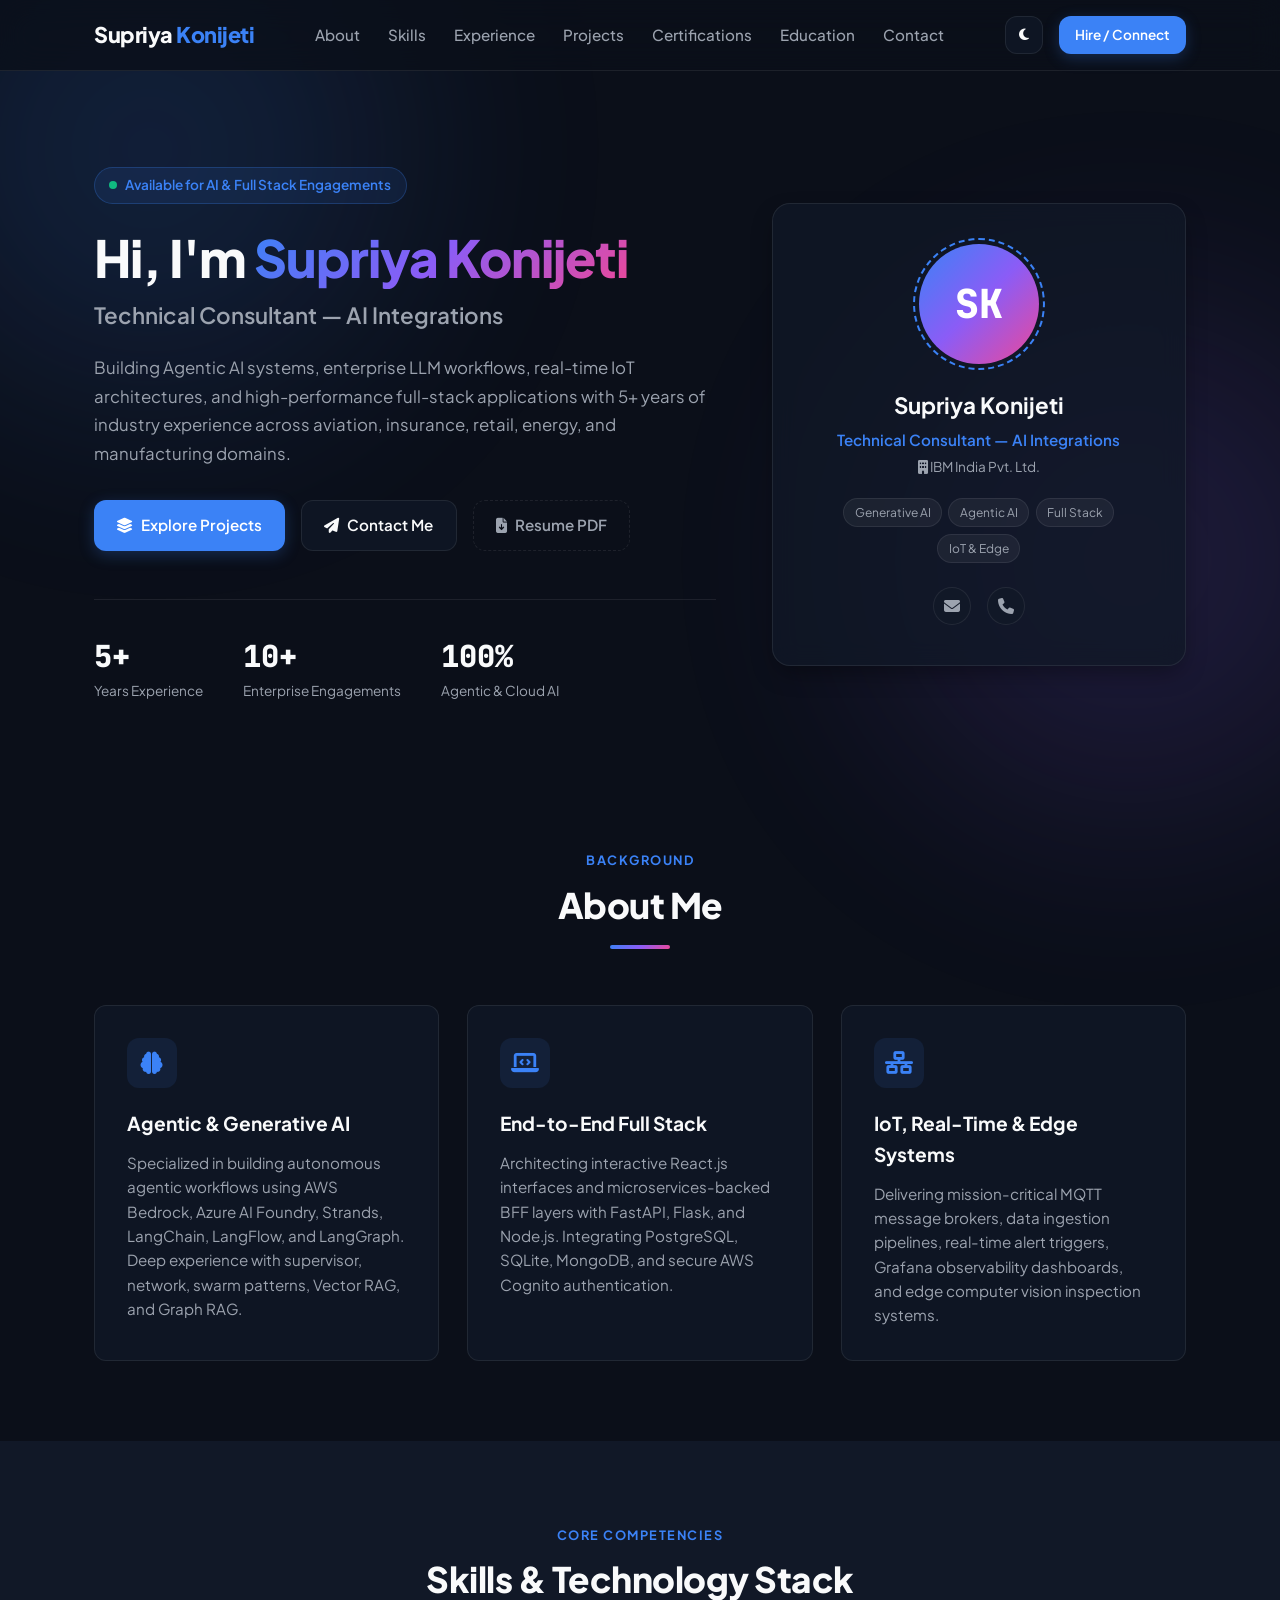
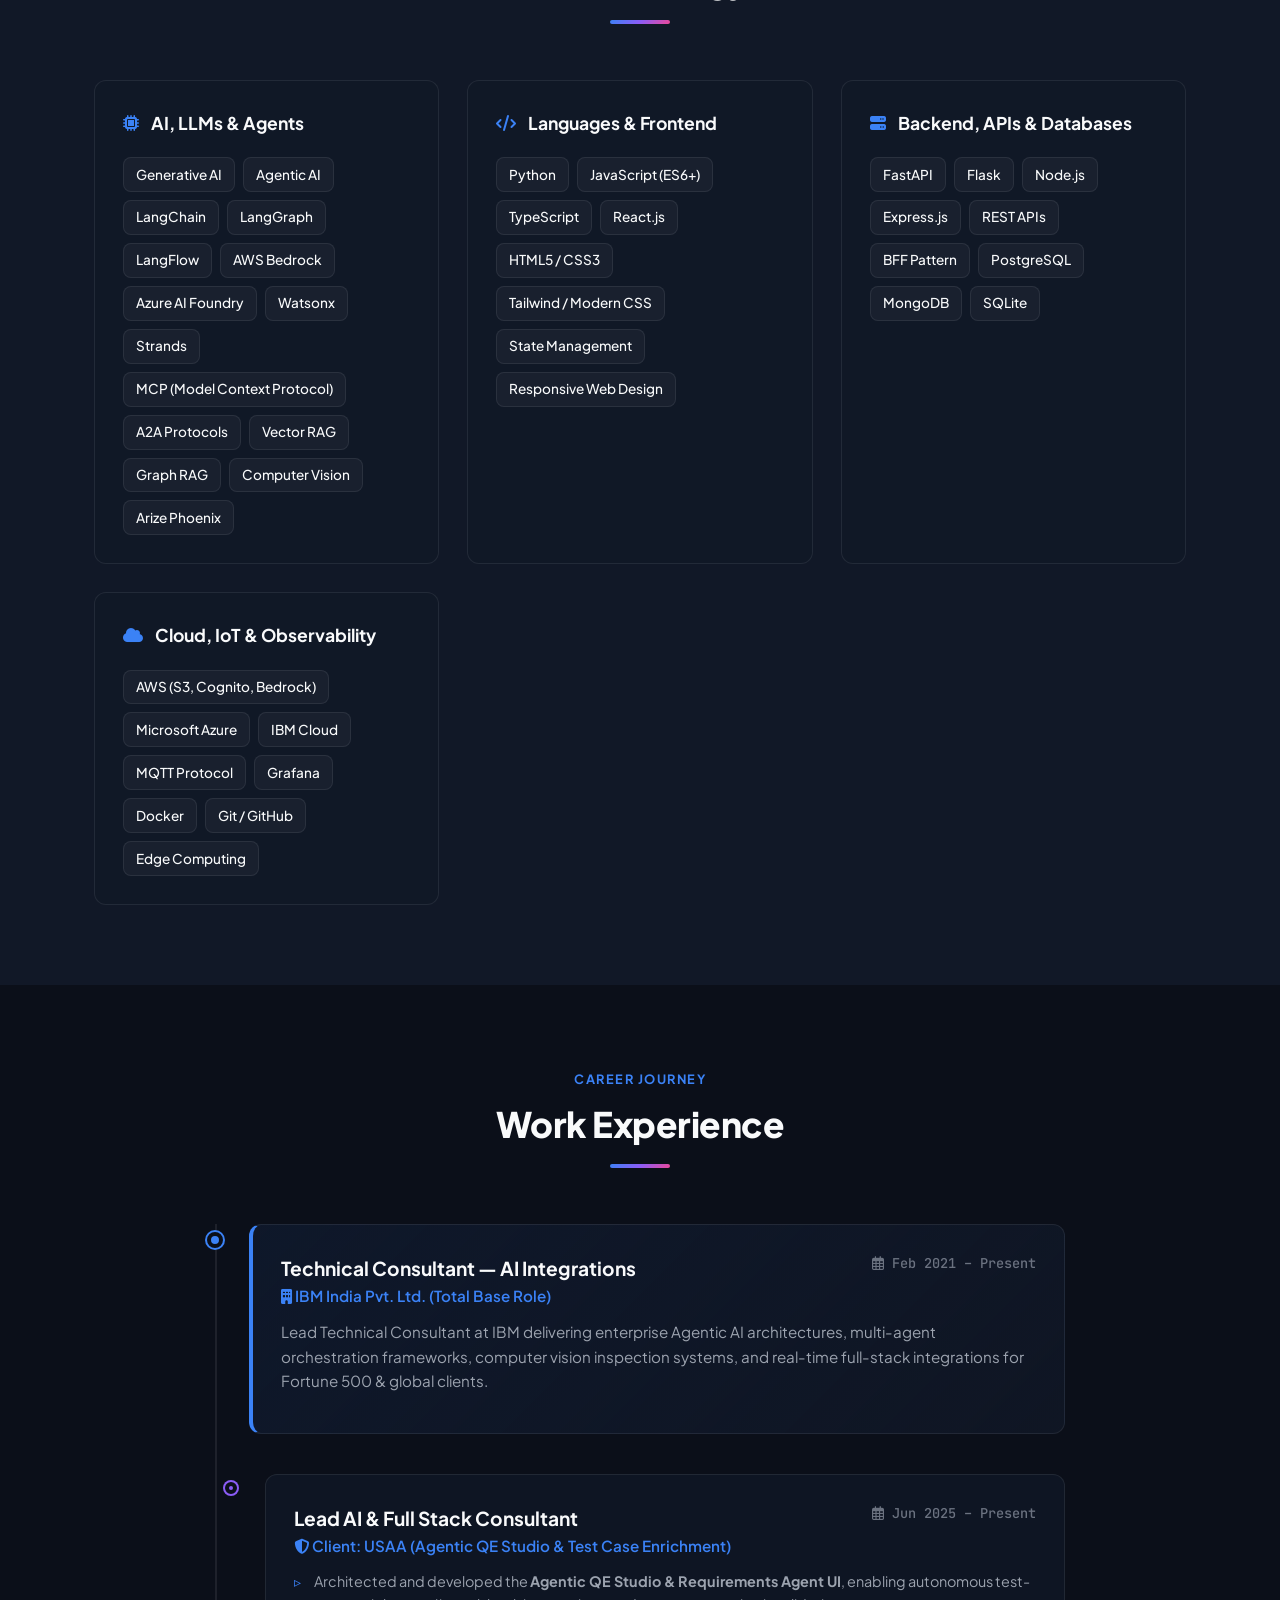
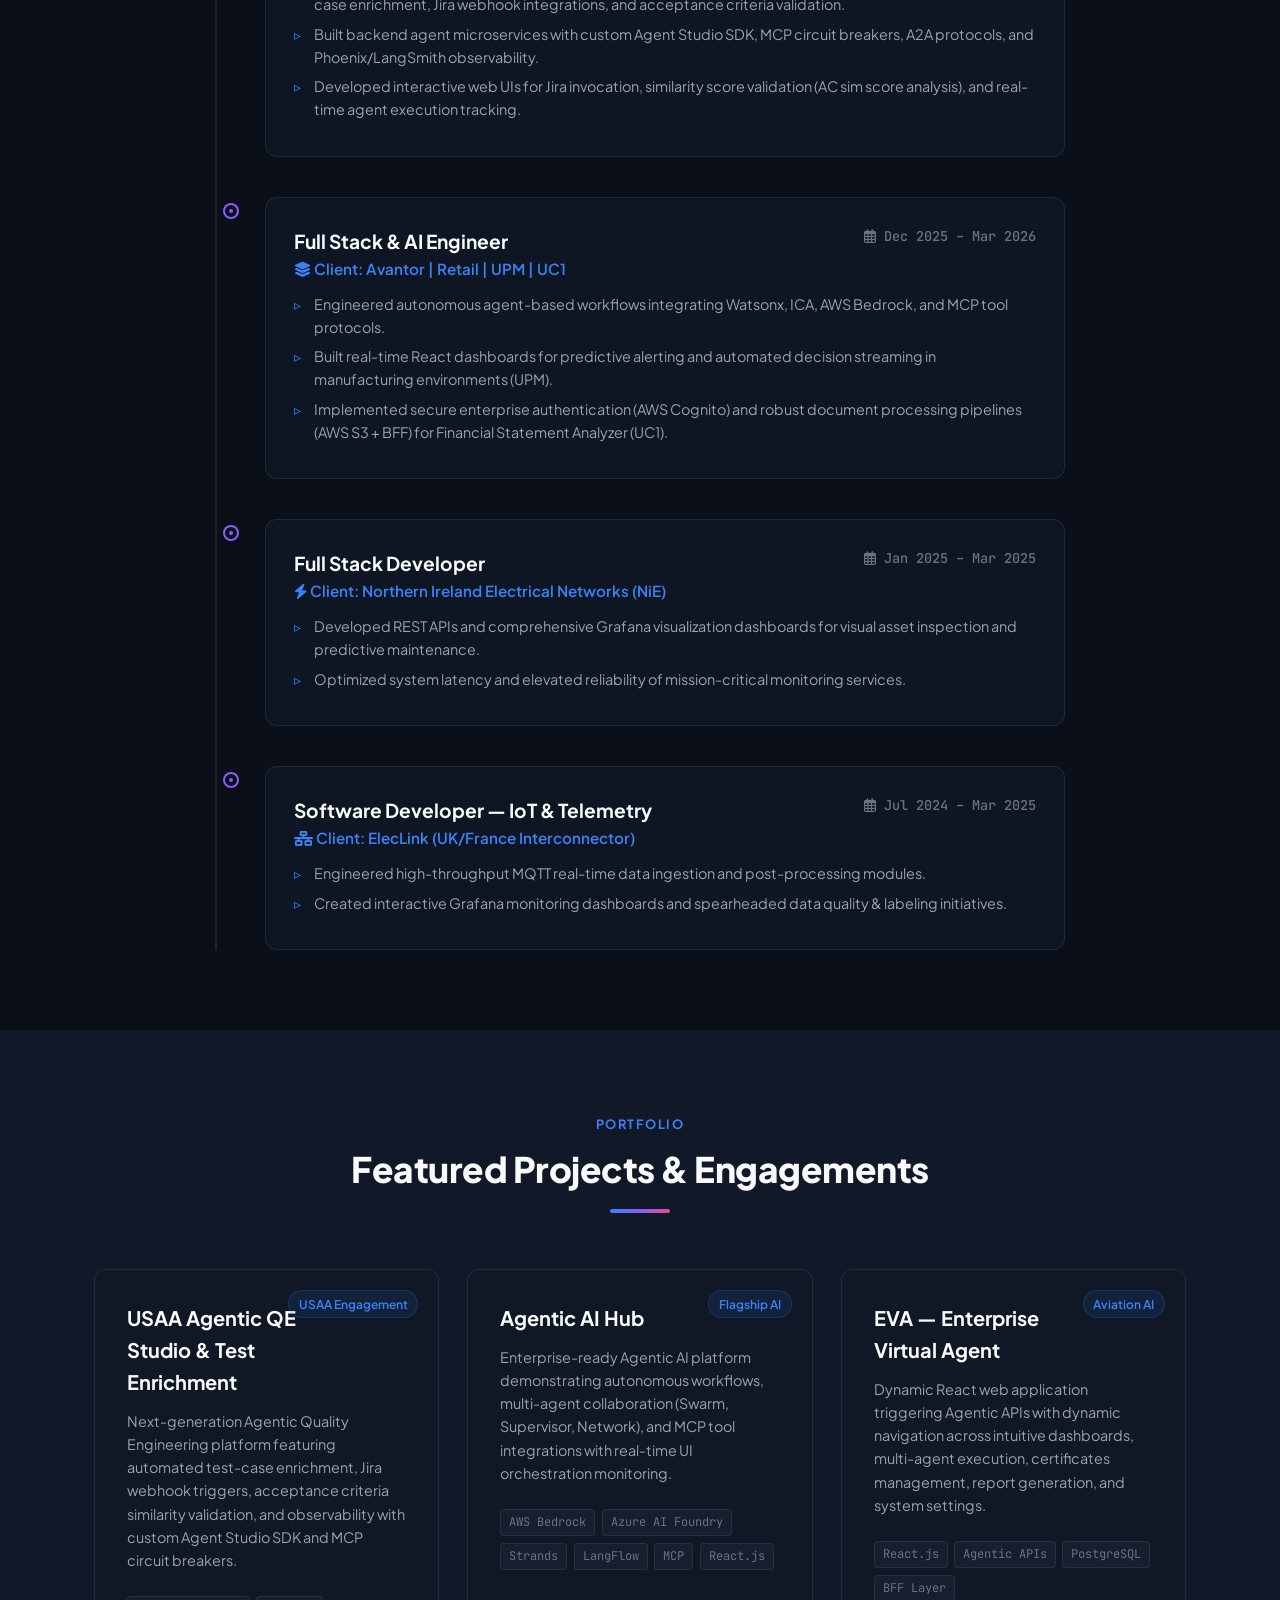
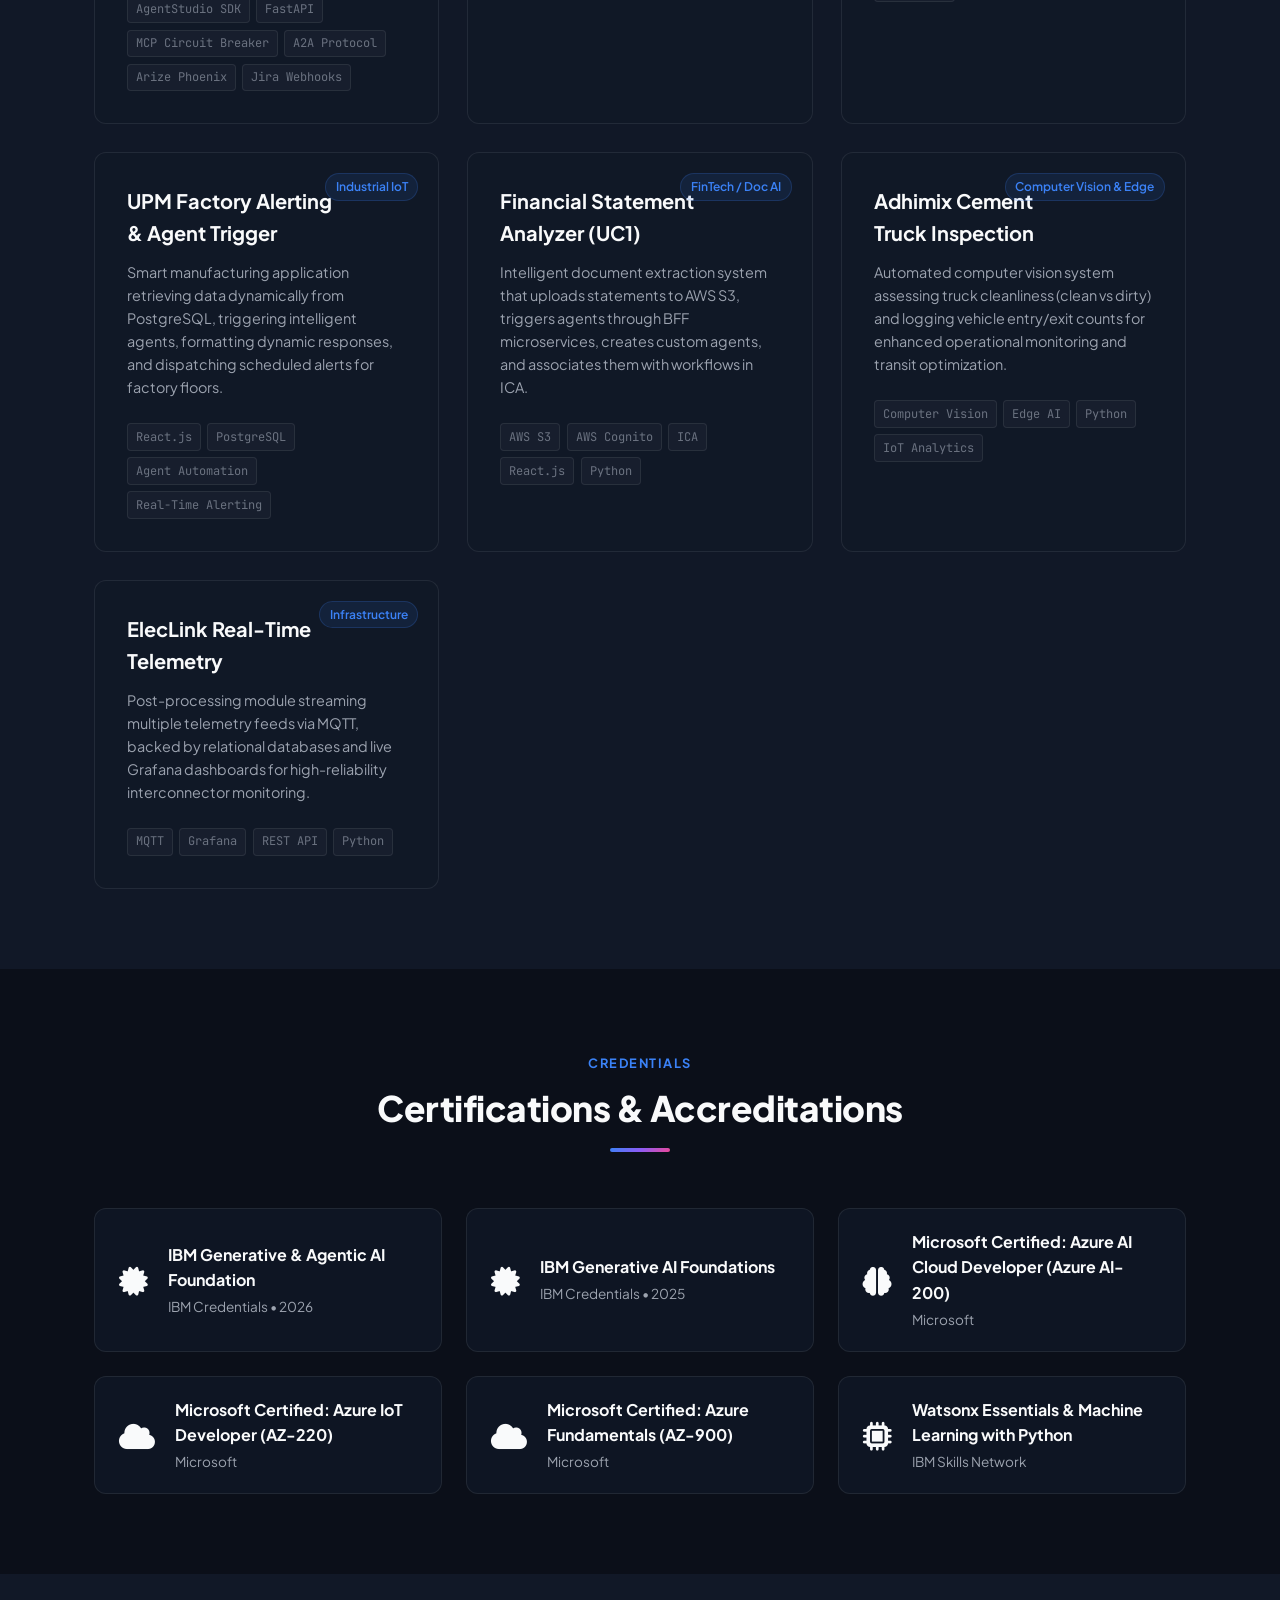
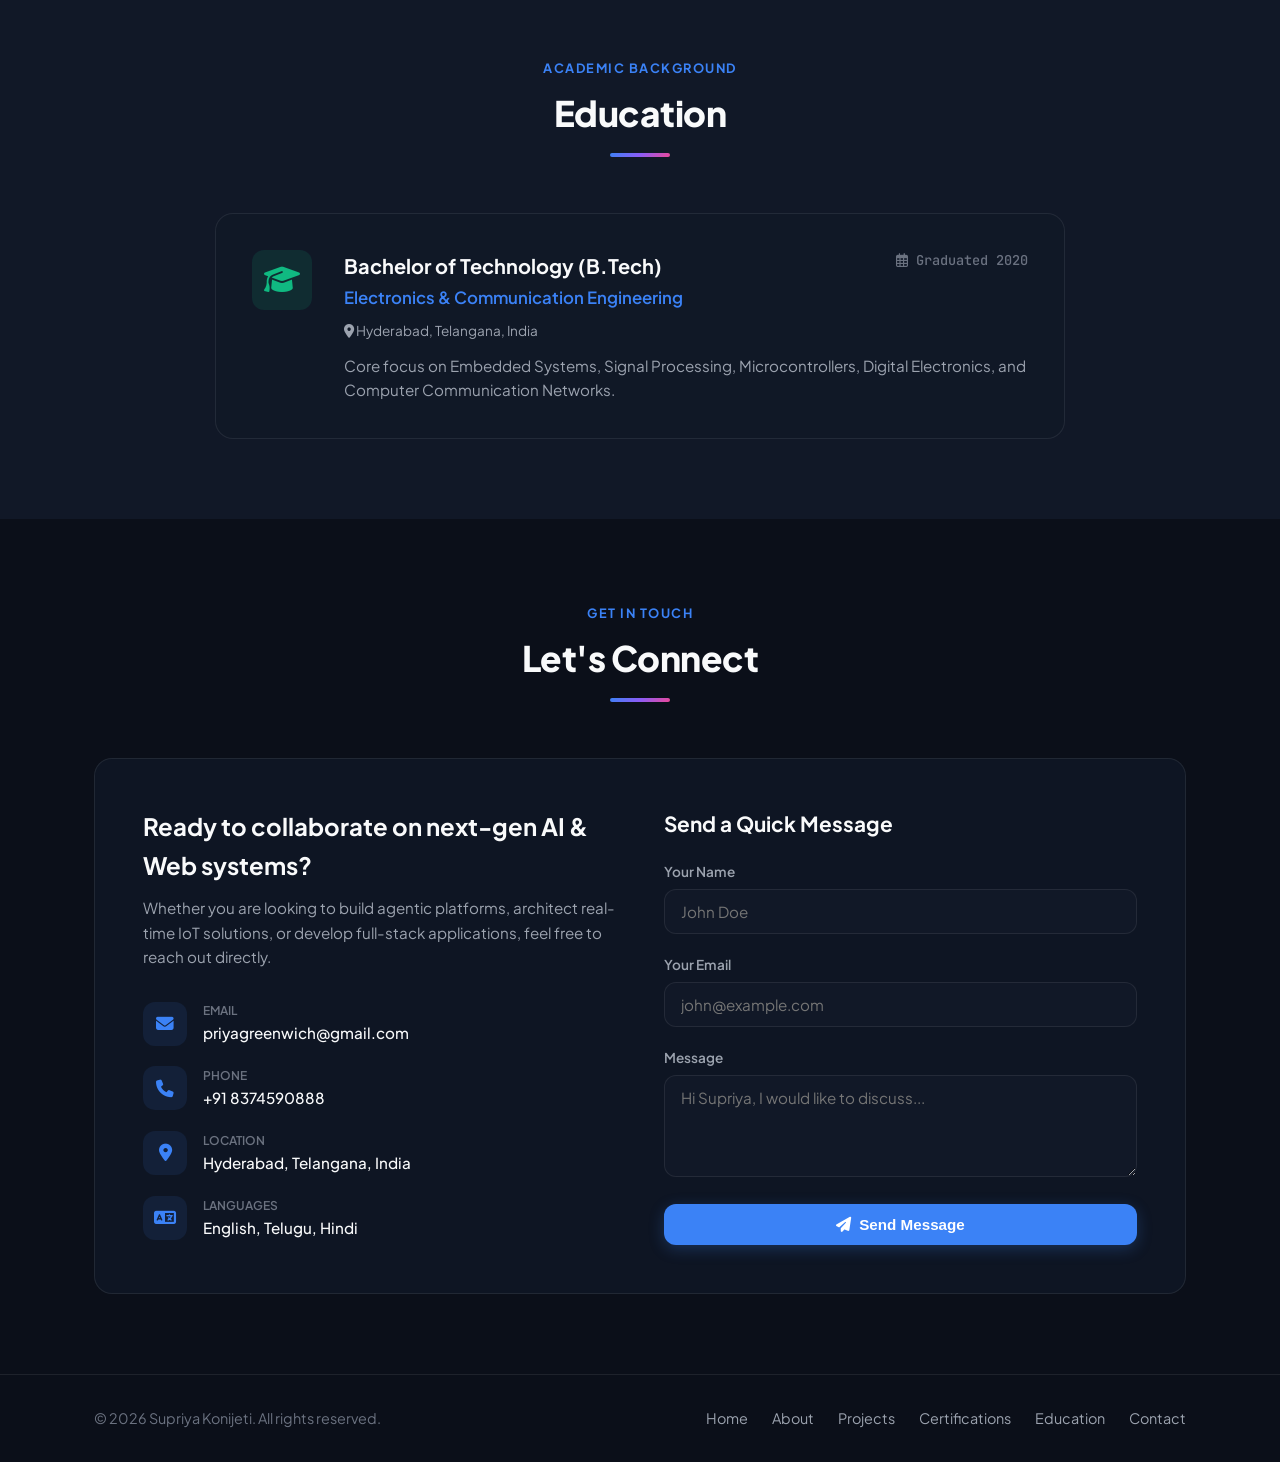
<file: index.html>
<!DOCTYPE html>
<html lang="en">
<head>
  <meta charset="UTF-8" />
  <meta name="viewport" content="width=device-width, initial-scale=1.0" />
  <title>Supriya Konijeti | AI Engineer & Full Stack Developer</title>
  
  <!-- Google Fonts & Font Awesome Icons -->
  <link rel="preconnect" href="https://fonts.googleapis.com">
  <link rel="preconnect" href="https://fonts.gstatic.com" crossorigin>
  <link href="https://fonts.googleapis.com/css2?family=Plus+Jakarta+Sans:wght@300;400;500;600;700;800&family=JetBrains+Mono:wght@400;500;600&display=swap" rel="stylesheet">
  <link rel="stylesheet" href="https://cdnjs.cloudflare.com/ajax/libs/font-awesome/6.5.1/css/all.min.css" />

  <link rel="stylesheet" href="style.css" />
</head>
<body>

  <!-- Background decorative glows -->
  <div class="blob-bg blob-1"></div>
  <div class="blob-bg blob-2"></div>

  <!-- Navbar -->
  <nav class="navbar" id="navbar">
    <div class="nav-container">
      <a href="#home" class="logo">
        Supriya <span class="logo-accent">Konijeti</span>
      </a>
      
      <div class="nav-menu" id="nav-menu">
        <a href="#about" class="nav-link">About</a>
        <a href="#skills" class="nav-link">Skills</a>
        <a href="#experience" class="nav-link">Experience</a>
        <a href="#projects" class="nav-link">Projects</a>
        <a href="#certifications" class="nav-link">Certifications</a>
        <a href="#education" class="nav-link">Education</a>
        <a href="#contact" class="nav-link">Contact</a>
      </div>

      <div class="nav-actions">
        <button id="theme-toggle" class="btn-icon" aria-label="Toggle theme">
          <i class="fas fa-moon" id="theme-icon"></i>
        </button>
        <a href="mailto:priyagreenwich@gmail.com" class="btn btn-sm btn-primary">Hire / Connect</a>
        <button class="mobile-toggle" id="mobile-toggle" aria-label="Open menu">
          <i class="fas fa-bars"></i>
        </button>
      </div>
    </div>
  </nav>

  <!-- Hero Section -->
  <header class="hero section" id="home">
    <div class="container hero-grid">
      <div class="hero-content">
        <div class="badge-pill">
          <span class="pulse-dot"></span> Available for AI & Full Stack Engagements
        </div>
        <h1 class="hero-title">
          Hi, I'm <span class="gradient-text">Supriya Konijeti</span>
        </h1>
        <h2 class="hero-subtitle">
          Technical Consultant — AI Integrations
        </h2>
        <p class="hero-desc">
          Building Agentic AI systems, enterprise LLM workflows, real-time IoT architectures, and high-performance full-stack applications with 5+ years of industry experience across aviation, insurance, retail, energy, and manufacturing domains.
        </p>
        <div class="hero-cta">
          <a href="#projects" class="btn btn-primary">
            <i class="fas fa-layer-group"></i> Explore Projects
          </a>
          <a href="#contact" class="btn btn-secondary">
            <i class="fas fa-paper-plane"></i> Contact Me
          </a>
          <a href="resume/Supriya_Konijeti_Profile.pdf" target="_blank" class="btn btn-outline" download>
            <i class="fas fa-file-arrow-down"></i> Resume PDF
          </a>
        </div>
        <div class="hero-stats">
          <div class="stat-card">
            <span class="stat-num">5+</span>
            <span class="stat-label">Years Experience</span>
          </div>
          <div class="stat-card">
            <span class="stat-num">10+</span>
            <span class="stat-label">Enterprise Engagements</span>
          </div>
          <div class="stat-card">
            <span class="stat-num">100%</span>
            <span class="stat-label">Agentic &amp; Cloud AI</span>
          </div>
        </div>
      </div>

      <div class="hero-visual">
        <div class="profile-card-glass">
          <div class="avatar-wrapper">
            <div class="avatar-ring"></div>
            <div class="avatar-box">
              <span class="avatar-initials">SK</span>
            </div>
          </div>
          <h3 class="profile-name">Supriya Konijeti</h3>
          <p class="profile-role">Technical Consultant — AI Integrations</p>
          <p class="profile-org"><i class="fas fa-building text-primary"></i> IBM India Pvt. Ltd.</p>
          <div class="profile-tags">
            <span class="tag">Generative AI</span>
            <span class="tag">Agentic AI</span>
            <span class="tag">Full Stack</span>
            <span class="tag">IoT &amp; Edge</span>
          </div>
          <div class="profile-quick-contact">
            <a href="mailto:priyagreenwich@gmail.com" title="Email"><i class="fas fa-envelope"></i></a>
            <a href="tel:+918374590888" title="Call"><i class="fas fa-phone"></i></a>
          </div>
        </div>
      </div>
    </div>
  </header>

  <!-- About Section -->
  <section class="section" id="about">
    <div class="container">
      <div class="section-header">
        <span class="section-tag">Background</span>
        <h2 class="section-title">About Me</h2>
        <div class="title-bar"></div>
      </div>

      <div class="about-grid">
        <div class="about-card">
          <div class="about-icon"><i class="fas fa-brain"></i></div>
          <h3>Agentic &amp; Generative AI</h3>
          <p>
            Specialized in building autonomous agentic workflows using AWS Bedrock, Azure AI Foundry, Strands, LangChain, LangFlow, and LangGraph. Deep experience with supervisor, network, swarm patterns, Vector RAG, and Graph RAG.
          </p>
        </div>

        <div class="about-card">
          <div class="about-icon"><i class="fas fa-laptop-code"></i></div>
          <h3>End-to-End Full Stack</h3>
          <p>
            Architecting interactive React.js interfaces and microservices-backed BFF layers with FastAPI, Flask, and Node.js. Integrating PostgreSQL, SQLite, MongoDB, and secure AWS Cognito authentication.
          </p>
        </div>

        <div class="about-card">
          <div class="about-icon"><i class="fas fa-network-wired"></i></div>
          <h3>IoT, Real-Time &amp; Edge Systems</h3>
          <p>
            Delivering mission-critical MQTT message brokers, data ingestion pipelines, real-time alert triggers, Grafana observability dashboards, and edge computer vision inspection systems.
          </p>
        </div>
      </div>
    </div>
  </section>

  <!-- Skills Section -->
  <section class="section bg-surface" id="skills">
    <div class="container">
      <div class="section-header">
        <span class="section-tag">Core Competencies</span>
        <h2 class="section-title">Skills &amp; Technology Stack</h2>
        <div class="title-bar"></div>
      </div>

      <div class="skills-wrapper">
        <!-- AI & LLM -->
        <div class="skill-category-card">
          <div class="cat-header">
            <i class="fas fa-microchip"></i>
            <h3>AI, LLMs &amp; Agents</h3>
          </div>
          <div class="skill-chips">
            <span class="chip">Generative AI</span>
            <span class="chip">Agentic AI</span>
            <span class="chip">LangChain</span>
            <span class="chip">LangGraph</span>
            <span class="chip">LangFlow</span>
            <span class="chip">AWS Bedrock</span>
            <span class="chip">Azure AI Foundry</span>
            <span class="chip">Watsonx</span>
            <span class="chip">Strands</span>
            <span class="chip">MCP (Model Context Protocol)</span>
            <span class="chip">A2A Protocols</span>
            <span class="chip">Vector RAG</span>
            <span class="chip">Graph RAG</span>
            <span class="chip">Computer Vision</span>
            <span class="chip">Arize Phoenix</span>
          </div>
        </div>

        <!-- Programming & Frontend -->
        <div class="skill-category-card">
          <div class="cat-header">
            <i class="fas fa-code"></i>
            <h3>Languages &amp; Frontend</h3>
          </div>
          <div class="skill-chips">
            <span class="chip">Python</span>
            <span class="chip">JavaScript (ES6+)</span>
            <span class="chip">TypeScript</span>
            <span class="chip">React.js</span>
            <span class="chip">HTML5 / CSS3</span>
            <span class="chip">Tailwind / Modern CSS</span>
            <span class="chip">State Management</span>
            <span class="chip">Responsive Web Design</span>
          </div>
        </div>

        <!-- Backend & Databases -->
        <div class="skill-category-card">
          <div class="cat-header">
            <i class="fas fa-server"></i>
            <h3>Backend, APIs &amp; Databases</h3>
          </div>
          <div class="skill-chips">
            <span class="chip">FastAPI</span>
            <span class="chip">Flask</span>
            <span class="chip">Node.js</span>
            <span class="chip">Express.js</span>
            <span class="chip">REST APIs</span>
            <span class="chip">BFF Pattern</span>
            <span class="chip">PostgreSQL</span>
            <span class="chip">MongoDB</span>
            <span class="chip">SQLite</span>
          </div>
        </div>

        <!-- Cloud, IoT & DevOps -->
        <div class="skill-category-card">
          <div class="cat-header">
            <i class="fas fa-cloud"></i>
            <h3>Cloud, IoT &amp; Observability</h3>
          </div>
          <div class="skill-chips">
            <span class="chip">AWS (S3, Cognito, Bedrock)</span>
            <span class="chip">Microsoft Azure</span>
            <span class="chip">IBM Cloud</span>
            <span class="chip">MQTT Protocol</span>
            <span class="chip">Grafana</span>
            <span class="chip">Docker</span>
            <span class="chip">Git / GitHub</span>
            <span class="chip">Edge Computing</span>
          </div>
        </div>
      </div>
    </div>
  </section>

  <!-- Experience Timeline Section -->
  <section class="section" id="experience">
    <div class="container">
      <div class="section-header">
        <span class="section-tag">Career Journey</span>
        <h2 class="section-title">Work Experience</h2>
        <div class="title-bar"></div>
      </div>

      <div class="timeline">
        <!-- Main IBM Base Role Card -->
        <div class="timeline-item">
          <div class="timeline-marker"></div>
          <div class="timeline-card ibm-base-card">
            <div class="exp-header">
              <div>
                <h3 class="exp-role">Technical Consultant — AI Integrations</h3>
                <h4 class="exp-company"><i class="fas fa-building"></i> IBM India Pvt. Ltd. (Total Base Role)</h4>
              </div>
              <span class="exp-date"><i class="far fa-calendar-alt"></i> Feb 2021 – Present</span>
            </div>
            <p class="exp-summary">
              Lead Technical Consultant at IBM delivering enterprise Agentic AI architectures, multi-agent orchestration frameworks, computer vision inspection systems, and real-time full-stack integrations for Fortune 500 &amp; global clients.
            </p>
          </div>
        </div>

        <!-- Client Engagement 1: USAA -->
        <div class="timeline-item client-item">
          <div class="timeline-marker sub-marker"></div>
          <div class="timeline-card">
            <div class="exp-header">
              <div>
                <h3 class="exp-role">Lead AI &amp; Full Stack Consultant</h3>
                <h4 class="exp-company"><i class="fas fa-shield-halved"></i> Client: USAA (Agentic QE Studio &amp; Test Case Enrichment)</h4>
              </div>
              <span class="exp-date"><i class="far fa-calendar-alt"></i> Jun 2025 – Present</span>
            </div>
            <ul class="exp-bullets">
              <li>Architected and developed the <strong>Agentic QE Studio &amp; Requirements Agent UI</strong>, enabling autonomous test-case enrichment, Jira webhook integrations, and acceptance criteria validation.</li>
              <li>Built backend agent microservices with custom Agent Studio SDK, MCP circuit breakers, A2A protocols, and Phoenix/LangSmith observability.</li>
              <li>Developed interactive web UIs for Jira invocation, similarity score validation (AC sim score analysis), and real-time agent execution tracking.</li>
            </ul>
          </div>
        </div>

        <!-- Client Engagement 2: Avantor / Retail / UPM / UC1 -->
        <div class="timeline-item client-item">
          <div class="timeline-marker sub-marker"></div>
          <div class="timeline-card">
            <div class="exp-header">
              <div>
                <h3 class="exp-role">Full Stack &amp; AI Engineer</h3>
                <h4 class="exp-company"><i class="fas fa-layer-group"></i> Client: Avantor | Retail | UPM | UC1</h4>
              </div>
              <span class="exp-date"><i class="far fa-calendar-alt"></i> Dec 2025 – Mar 2026</span>
            </div>
            <ul class="exp-bullets">
              <li>Engineered autonomous agent-based workflows integrating Watsonx, ICA, AWS Bedrock, and MCP tool protocols.</li>
              <li>Built real-time React dashboards for predictive alerting and automated decision streaming in manufacturing environments (UPM).</li>
              <li>Implemented secure enterprise authentication (AWS Cognito) and robust document processing pipelines (AWS S3 + BFF) for Financial Statement Analyzer (UC1).</li>
            </ul>
          </div>
        </div>

        <!-- Client Engagement 3: NiE -->
        <div class="timeline-item client-item">
          <div class="timeline-marker sub-marker"></div>
          <div class="timeline-card">
            <div class="exp-header">
              <div>
                <h3 class="exp-role">Full Stack Developer</h3>
                <h4 class="exp-company"><i class="fas fa-bolt"></i> Client: Northern Ireland Electrical Networks (NiE)</h4>
              </div>
              <span class="exp-date"><i class="far fa-calendar-alt"></i> Jan 2025 – Mar 2025</span>
            </div>
            <ul class="exp-bullets">
              <li>Developed REST APIs and comprehensive Grafana visualization dashboards for visual asset inspection and predictive maintenance.</li>
              <li>Optimized system latency and elevated reliability of mission-critical monitoring services.</li>
            </ul>
          </div>
        </div>

        <!-- Client Engagement 4: ElecLink -->
        <div class="timeline-item client-item">
          <div class="timeline-marker sub-marker"></div>
          <div class="timeline-card">
            <div class="exp-header">
              <div>
                <h3 class="exp-role">Software Developer — IoT &amp; Telemetry</h3>
                <h4 class="exp-company"><i class="fas fa-network-wired"></i> Client: ElecLink (UK/France Interconnector)</h4>
              </div>
              <span class="exp-date"><i class="far fa-calendar-alt"></i> Jul 2024 – Mar 2025</span>
            </div>
            <ul class="exp-bullets">
              <li>Engineered high-throughput MQTT real-time data ingestion and post-processing modules.</li>
              <li>Created interactive Grafana monitoring dashboards and spearheaded data quality &amp; labeling initiatives.</li>
            </ul>
          </div>
        </div>
      </div>
    </div>
  </section>

  <!-- Projects / Engagements Section -->
  <section class="section bg-surface" id="projects">
    <div class="container">
      <div class="section-header">
        <span class="section-tag">Portfolio</span>
        <h2 class="section-title">Featured Projects &amp; Engagements</h2>
        <div class="title-bar"></div>
      </div>

      <div class="projects-grid">
        <!-- Project 0: USAA Agentic QE Studio -->
        <div class="project-card">
          <div class="project-badge">USAA Engagement</div>
          <div class="project-content">
            <h3 class="project-title">USAA Agentic QE Studio &amp; Test Enrichment</h3>
            <p class="project-desc">
              Next-generation Agentic Quality Engineering platform featuring automated test-case enrichment, Jira webhook triggers, acceptance criteria similarity validation, and observability with custom Agent Studio SDK and MCP circuit breakers.
            </p>
            <div class="project-tech">
              <span>AgentStudio SDK</span>
              <span>FastAPI</span>
              <span>MCP Circuit Breaker</span>
              <span>A2A Protocol</span>
              <span>Arize Phoenix</span>
              <span>Jira Webhooks</span>
            </div>
          </div>
        </div>

        <!-- Project 1 -->
        <div class="project-card">
          <div class="project-badge">Flagship AI</div>
          <div class="project-content">
            <h3 class="project-title">Agentic AI Hub</h3>
            <p class="project-desc">
              Enterprise-ready Agentic AI platform demonstrating autonomous workflows, multi-agent collaboration (Swarm, Supervisor, Network), and MCP tool integrations with real-time UI orchestration monitoring.
            </p>
            <div class="project-tech">
              <span>AWS Bedrock</span>
              <span>Azure AI Foundry</span>
              <span>Strands</span>
              <span>LangFlow</span>
              <span>MCP</span>
              <span>React.js</span>
            </div>
          </div>
        </div>

        <!-- Project 2 -->
        <div class="project-card">
          <div class="project-badge">Aviation AI</div>
          <div class="project-content">
            <h3 class="project-title">EVA — Enterprise Virtual Agent</h3>
            <p class="project-desc">
              Dynamic React web application triggering Agentic APIs with dynamic navigation across intuitive dashboards, multi-agent execution, certificates management, report generation, and system settings.
            </p>
            <div class="project-tech">
              <span>React.js</span>
              <span>Agentic APIs</span>
              <span>PostgreSQL</span>
              <span>BFF Layer</span>
            </div>
          </div>
        </div>

        <!-- Project 3 -->
        <div class="project-card">
          <div class="project-badge">Industrial IoT</div>
          <div class="project-content">
            <h3 class="project-title">UPM Factory Alerting &amp; Agent Trigger</h3>
            <p class="project-desc">
              Smart manufacturing application retrieving data dynamically from PostgreSQL, triggering intelligent agents, formatting dynamic responses, and dispatching scheduled alerts for factory floors.
            </p>
            <div class="project-tech">
              <span>React.js</span>
              <span>PostgreSQL</span>
              <span>Agent Automation</span>
              <span>Real-Time Alerting</span>
            </div>
          </div>
        </div>

        <!-- Project 4 -->
        <div class="project-card">
          <div class="project-badge">FinTech / Doc AI</div>
          <div class="project-content">
            <h3 class="project-title">Financial Statement Analyzer (UC1)</h3>
            <p class="project-desc">
              Intelligent document extraction system that uploads statements to AWS S3, triggers agents through BFF microservices, creates custom agents, and associates them with workflows in ICA.
            </p>
            <div class="project-tech">
              <span>AWS S3</span>
              <span>AWS Cognito</span>
              <span>ICA</span>
              <span>React.js</span>
              <span>Python</span>
            </div>
          </div>
        </div>

        <!-- Project 5 -->
        <div class="project-card">
          <div class="project-badge">Computer Vision &amp; Edge</div>
          <div class="project-content">
            <h3 class="project-title">Adhimix Cement Truck Inspection</h3>
            <p class="project-desc">
              Automated computer vision system assessing truck cleanliness (clean vs dirty) and logging vehicle entry/exit counts for enhanced operational monitoring and transit optimization.
            </p>
            <div class="project-tech">
              <span>Computer Vision</span>
              <span>Edge AI</span>
              <span>Python</span>
              <span>IoT Analytics</span>
            </div>
          </div>
        </div>

        <!-- Project 6 -->
        <div class="project-card">
          <div class="project-badge">Infrastructure</div>
          <div class="project-content">
            <h3 class="project-title">ElecLink Real-Time Telemetry</h3>
            <p class="project-desc">
              Post-processing module streaming multiple telemetry feeds via MQTT, backed by relational databases and live Grafana dashboards for high-reliability interconnector monitoring.
            </p>
            <div class="project-tech">
              <span>MQTT</span>
              <span>Grafana</span>
              <span>REST API</span>
              <span>Python</span>
            </div>
          </div>
        </div>
      </div>
    </div>
  </section>

  <!-- Certifications Section -->
  <section class="section" id="certifications">
    <div class="container">
      <div class="section-header">
        <span class="section-tag">Credentials</span>
        <h2 class="section-title">Certifications &amp; Accreditations</h2>
        <div class="title-bar"></div>
      </div>

      <div class="cert-grid">
        <div class="cert-card">
          <div class="cert-icon"><i class="fas fa-certificate text-primary"></i></div>
          <div class="cert-info">
            <h4>IBM Generative &amp; Agentic AI Foundation</h4>
            <p>IBM Credentials &bull; 2026</p>
          </div>
        </div>

        <div class="cert-card">
          <div class="cert-icon"><i class="fas fa-certificate text-primary"></i></div>
          <div class="cert-info">
            <h4>IBM Generative AI Foundations</h4>
            <p>IBM Credentials &bull; 2025</p>
          </div>
        </div>

        <div class="cert-card">
          <div class="cert-icon"><i class="fas fa-brain text-accent"></i></div>
          <div class="cert-info">
            <h4>Microsoft Certified: Azure AI Cloud Developer (Azure AI-200)</h4>
            <p>Microsoft</p>
          </div>
        </div>

        <div class="cert-card">
          <div class="cert-icon"><i class="fas fa-cloud text-accent"></i></div>
          <div class="cert-info">
            <h4>Microsoft Certified: Azure IoT Developer (AZ-220)</h4>
            <p>Microsoft</p>
          </div>
        </div>

        <div class="cert-card">
          <div class="cert-icon"><i class="fas fa-cloud text-accent"></i></div>
          <div class="cert-info">
            <h4>Microsoft Certified: Azure Fundamentals (AZ-900)</h4>
            <p>Microsoft</p>
          </div>
        </div>

        <div class="cert-card">
          <div class="cert-icon"><i class="fas fa-microchip text-primary"></i></div>
          <div class="cert-info">
            <h4>Watsonx Essentials &amp; Machine Learning with Python</h4>
            <p>IBM Skills Network</p>
          </div>
        </div>
      </div>
    </div>
  </section>

  <!-- Education Section -->
  <section class="section bg-surface" id="education">
    <div class="container">
      <div class="section-header">
        <span class="section-tag">Academic Background</span>
        <h2 class="section-title">Education</h2>
        <div class="title-bar"></div>
      </div>

      <div class="education-card">
        <div class="education-icon-box">
          <i class="fas fa-graduation-cap"></i>
        </div>
        <div class="education-details">
          <div class="education-header">
            <div>
              <h3 class="education-degree">Bachelor of Technology (B.Tech)</h3>
              <h4 class="education-field">Electronics &amp; Communication Engineering</h4>
            </div>
            <span class="education-year"><i class="far fa-calendar-alt"></i> Graduated 2020</span>
          </div>
          <p class="education-location"><i class="fas fa-location-dot"></i> Hyderabad, Telangana, India</p>
          <p class="education-desc">
            Core focus on Embedded Systems, Signal Processing, Microcontrollers, Digital Electronics, and Computer Communication Networks.
          </p>
        </div>
      </div>
    </div>
  </section>

  <!-- Contact Section -->
  <section class="section" id="contact">
    <div class="container">
      <div class="section-header">
        <span class="section-tag">Get In Touch</span>
        <h2 class="section-title">Let's Connect</h2>
        <div class="title-bar"></div>
      </div>

      <div class="contact-wrapper">
        <div class="contact-info">
          <h3>Ready to collaborate on next-gen AI &amp; Web systems?</h3>
          <p>
            Whether you are looking to build agentic platforms, architect real-time IoT solutions, or develop full-stack applications, feel free to reach out directly.
          </p>

          <div class="contact-list">
            <div class="contact-item">
              <div class="contact-icon-box"><i class="fas fa-envelope"></i></div>
              <div>
                <span class="label">Email</span>
                <a href="mailto:priyagreenwich@gmail.com">priyagreenwich@gmail.com</a>
              </div>
            </div>

            <div class="contact-item">
              <div class="contact-icon-box"><i class="fas fa-phone"></i></div>
              <div>
                <span class="label">Phone</span>
                <a href="tel:+918374590888">+91 8374590888</a>
              </div>
            </div>

            <div class="contact-item">
              <div class="contact-icon-box"><i class="fas fa-location-dot"></i></div>
              <div>
                <span class="label">Location</span>
                <span>Hyderabad, Telangana, India</span>
              </div>
            </div>

            <div class="contact-item">
              <div class="contact-icon-box"><i class="fas fa-language"></i></div>
              <div>
                <span class="label">Languages</span>
                <span>English, Telugu, Hindi</span>
              </div>
            </div>
          </div>
        </div>

        <div class="contact-form-box">
          <h3>Send a Quick Message</h3>
          <form id="contact-form" onsubmit="event.preventDefault(); alert('Thank you for reaching out! Please use the direct email links to send your message.');">
            <div class="form-group">
              <label for="name">Your Name</label>
              <input type="text" id="name" placeholder="John Doe" required />
            </div>
            <div class="form-group">
              <label for="email">Your Email</label>
              <input type="email" id="email" placeholder="john@example.com" required />
            </div>
            <div class="form-group">
              <label for="message">Message</label>
              <textarea id="message" rows="4" placeholder="Hi Supriya, I would like to discuss..." required></textarea>
            </div>
            <button type="submit" class="btn btn-primary btn-block">
              <i class="fas fa-paper-plane"></i> Send Message
            </button>
          </form>
        </div>
      </div>
    </div>
  </section>

  <!-- Footer -->
  <footer class="footer">
    <div class="container footer-content">
      <p>&copy; <span id="current-year"></span> Supriya Konijeti. All rights reserved.</p>
      <div class="footer-links">
        <a href="#home">Home</a>
        <a href="#about">About</a>
        <a href="#projects">Projects</a>
        <a href="#certifications">Certifications</a>
        <a href="#education">Education</a>
        <a href="#contact">Contact</a>
      </div>
    </div>
  </footer>

  <script src="script.js"></script>
</body>
</html>
</file>
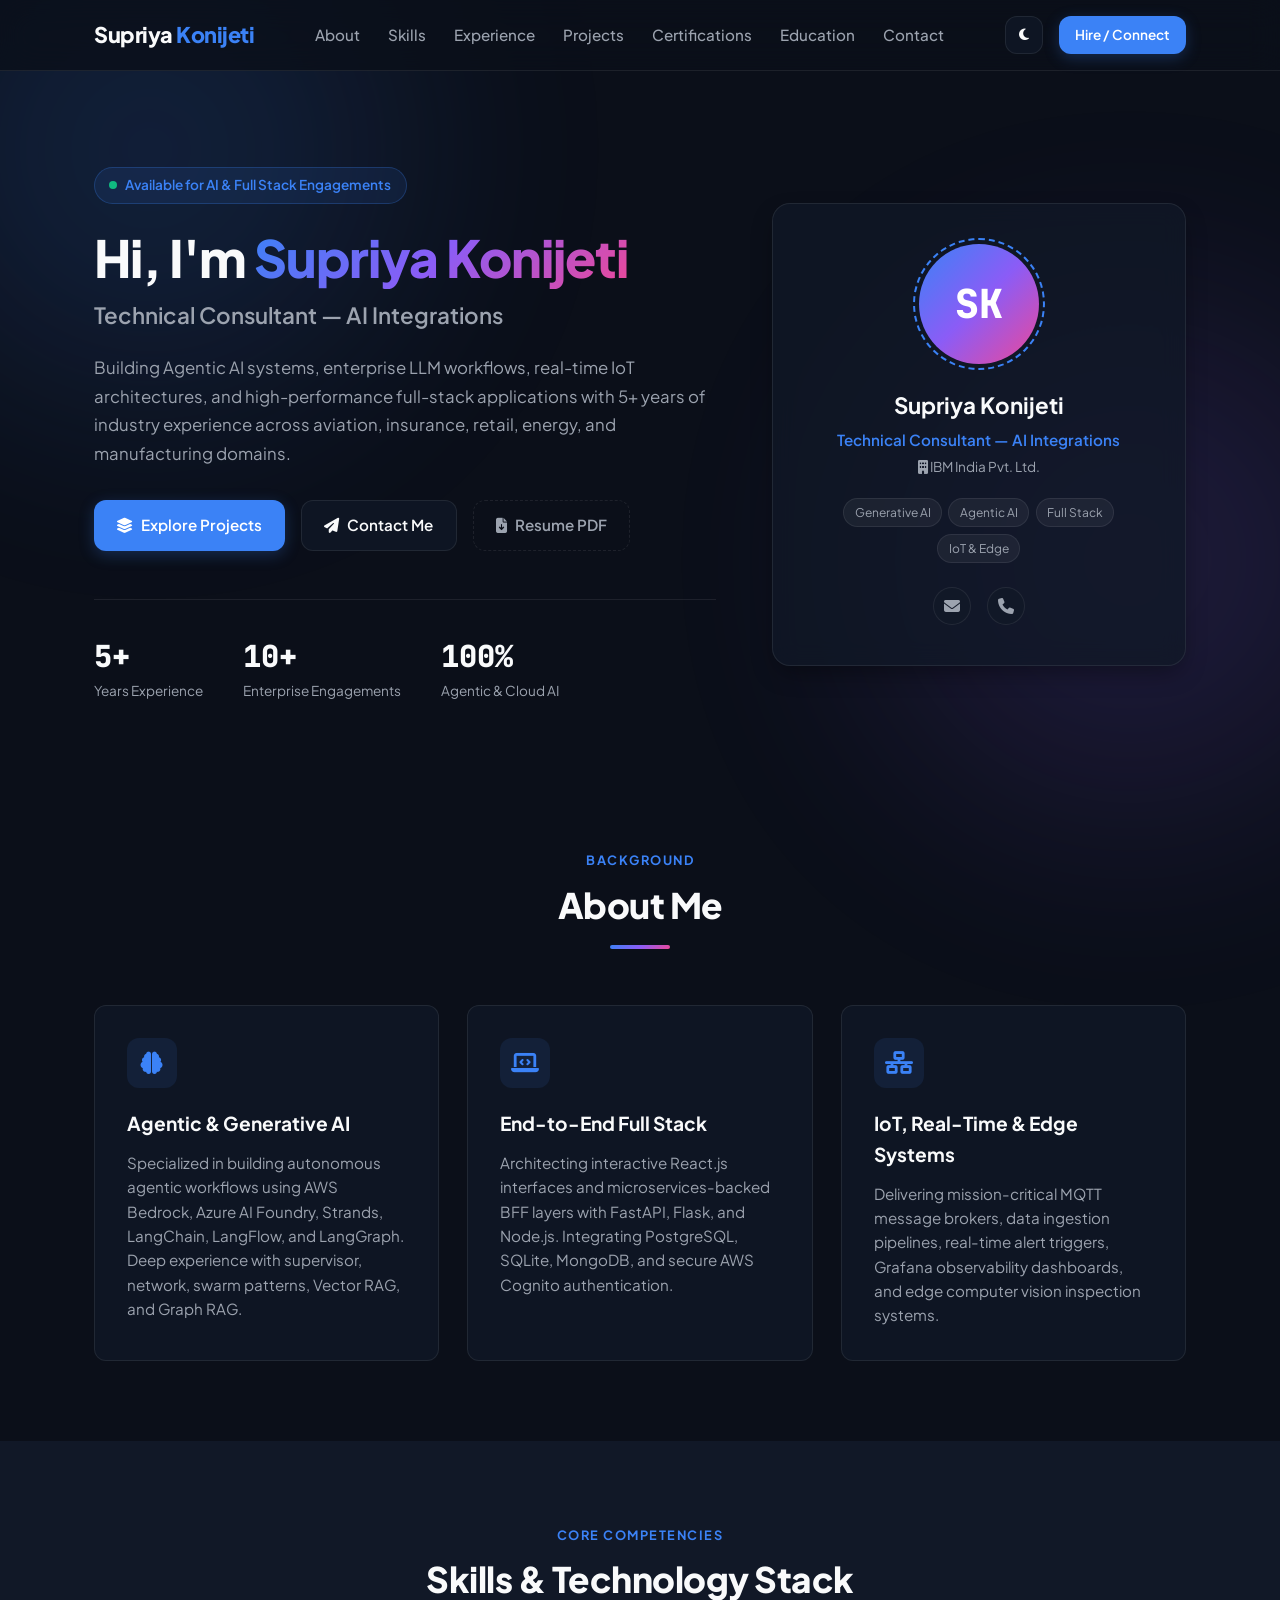
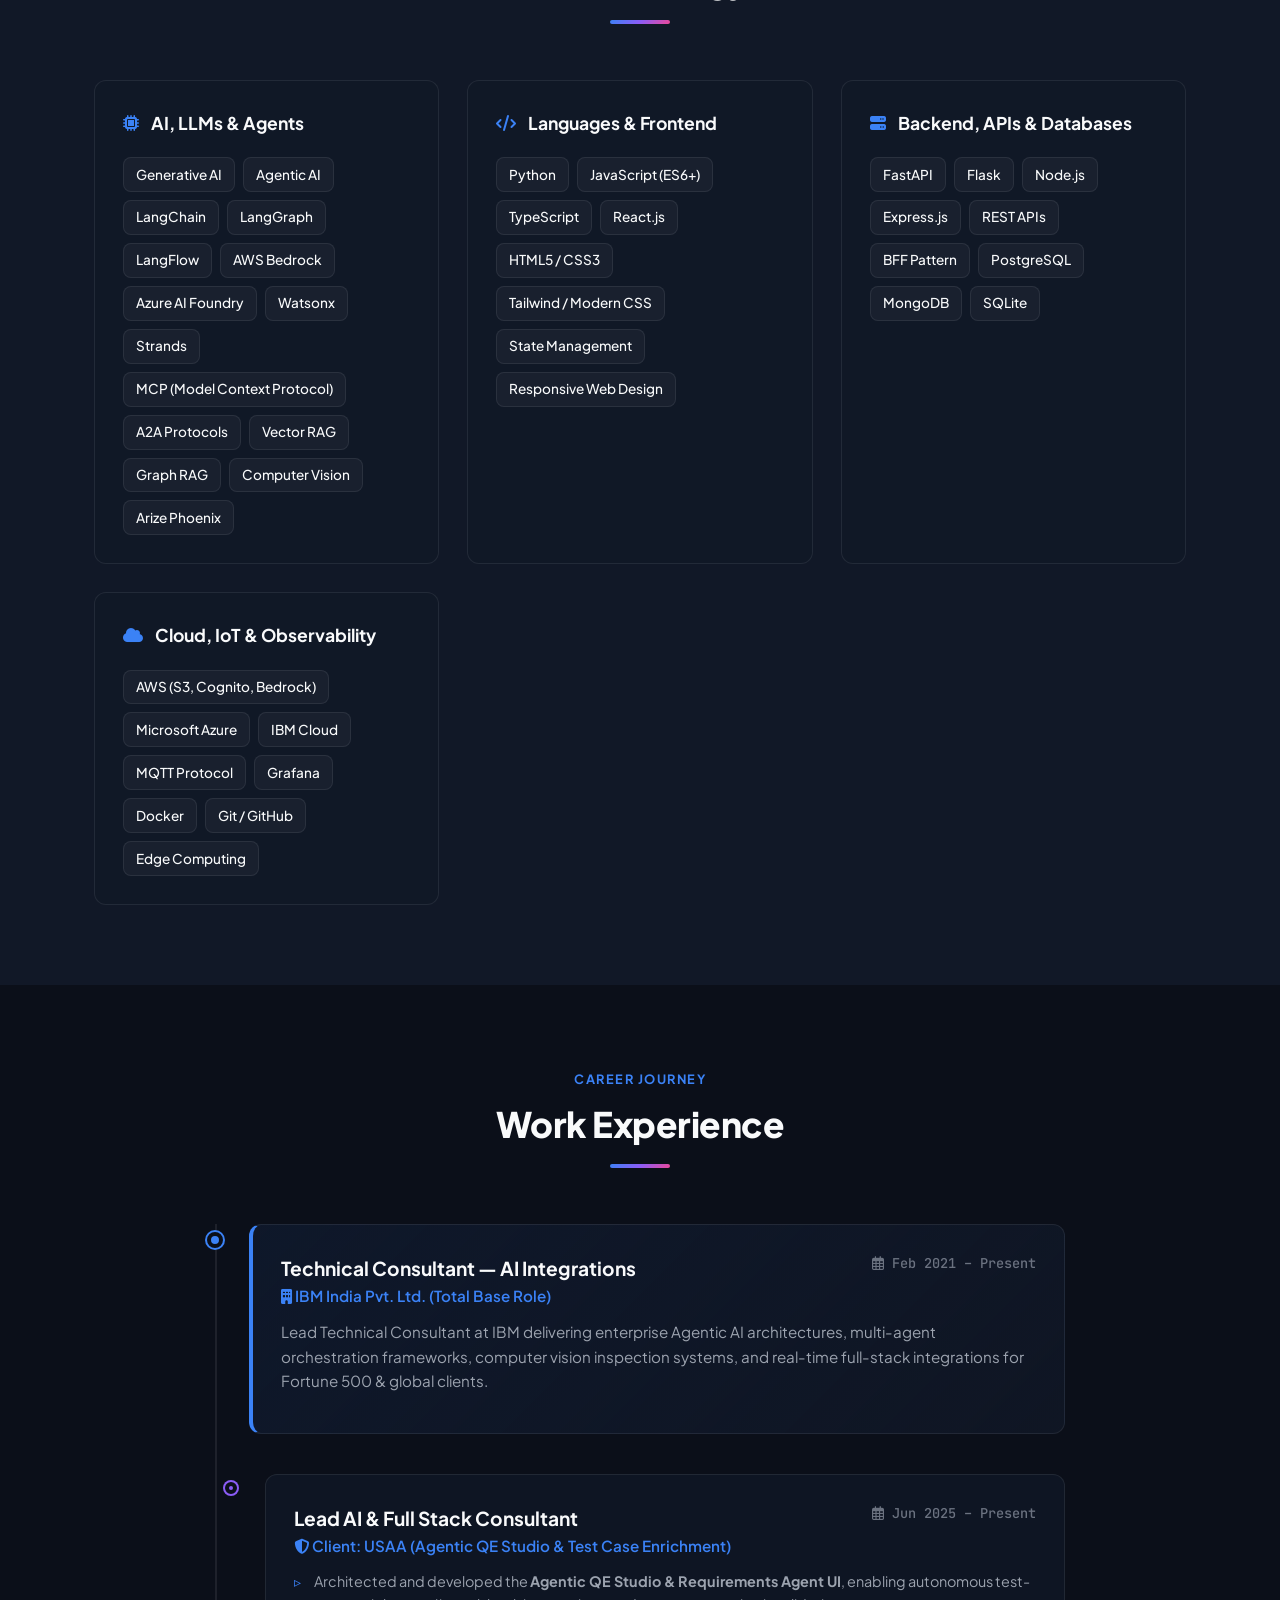
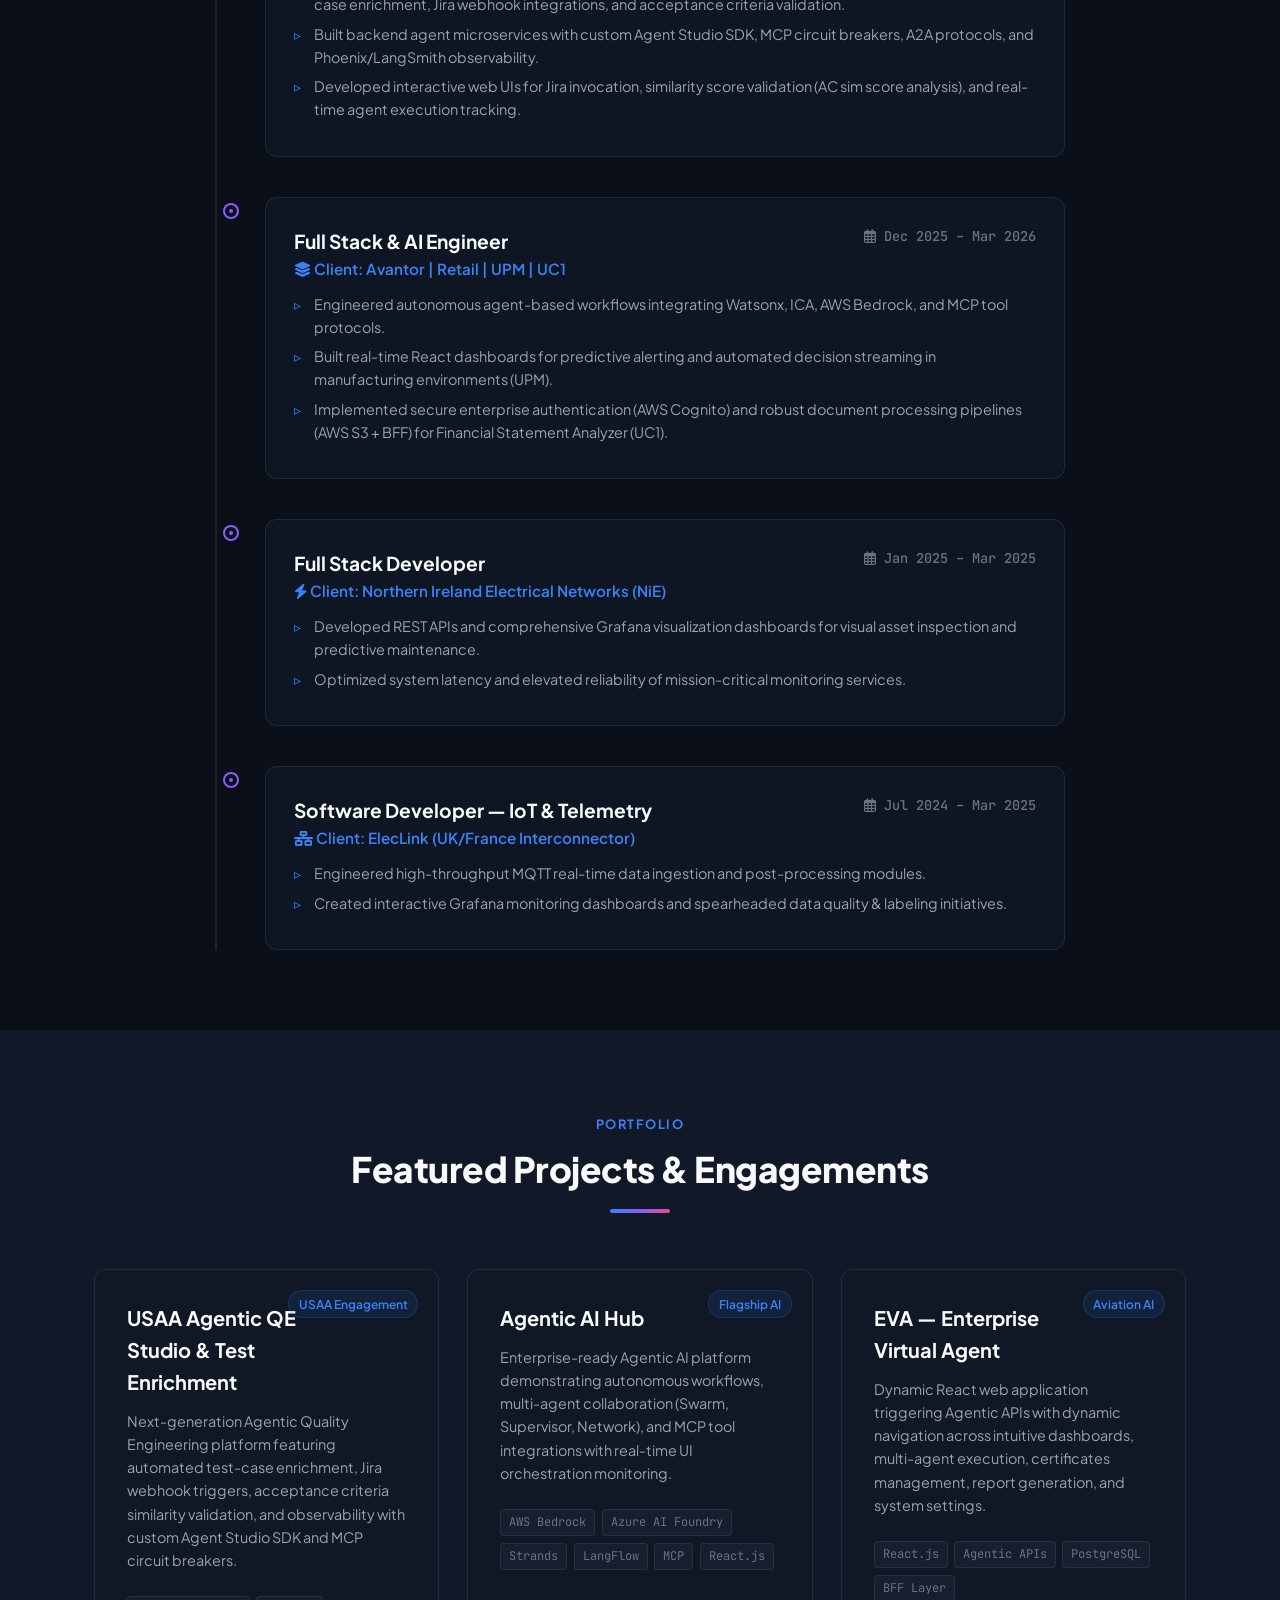
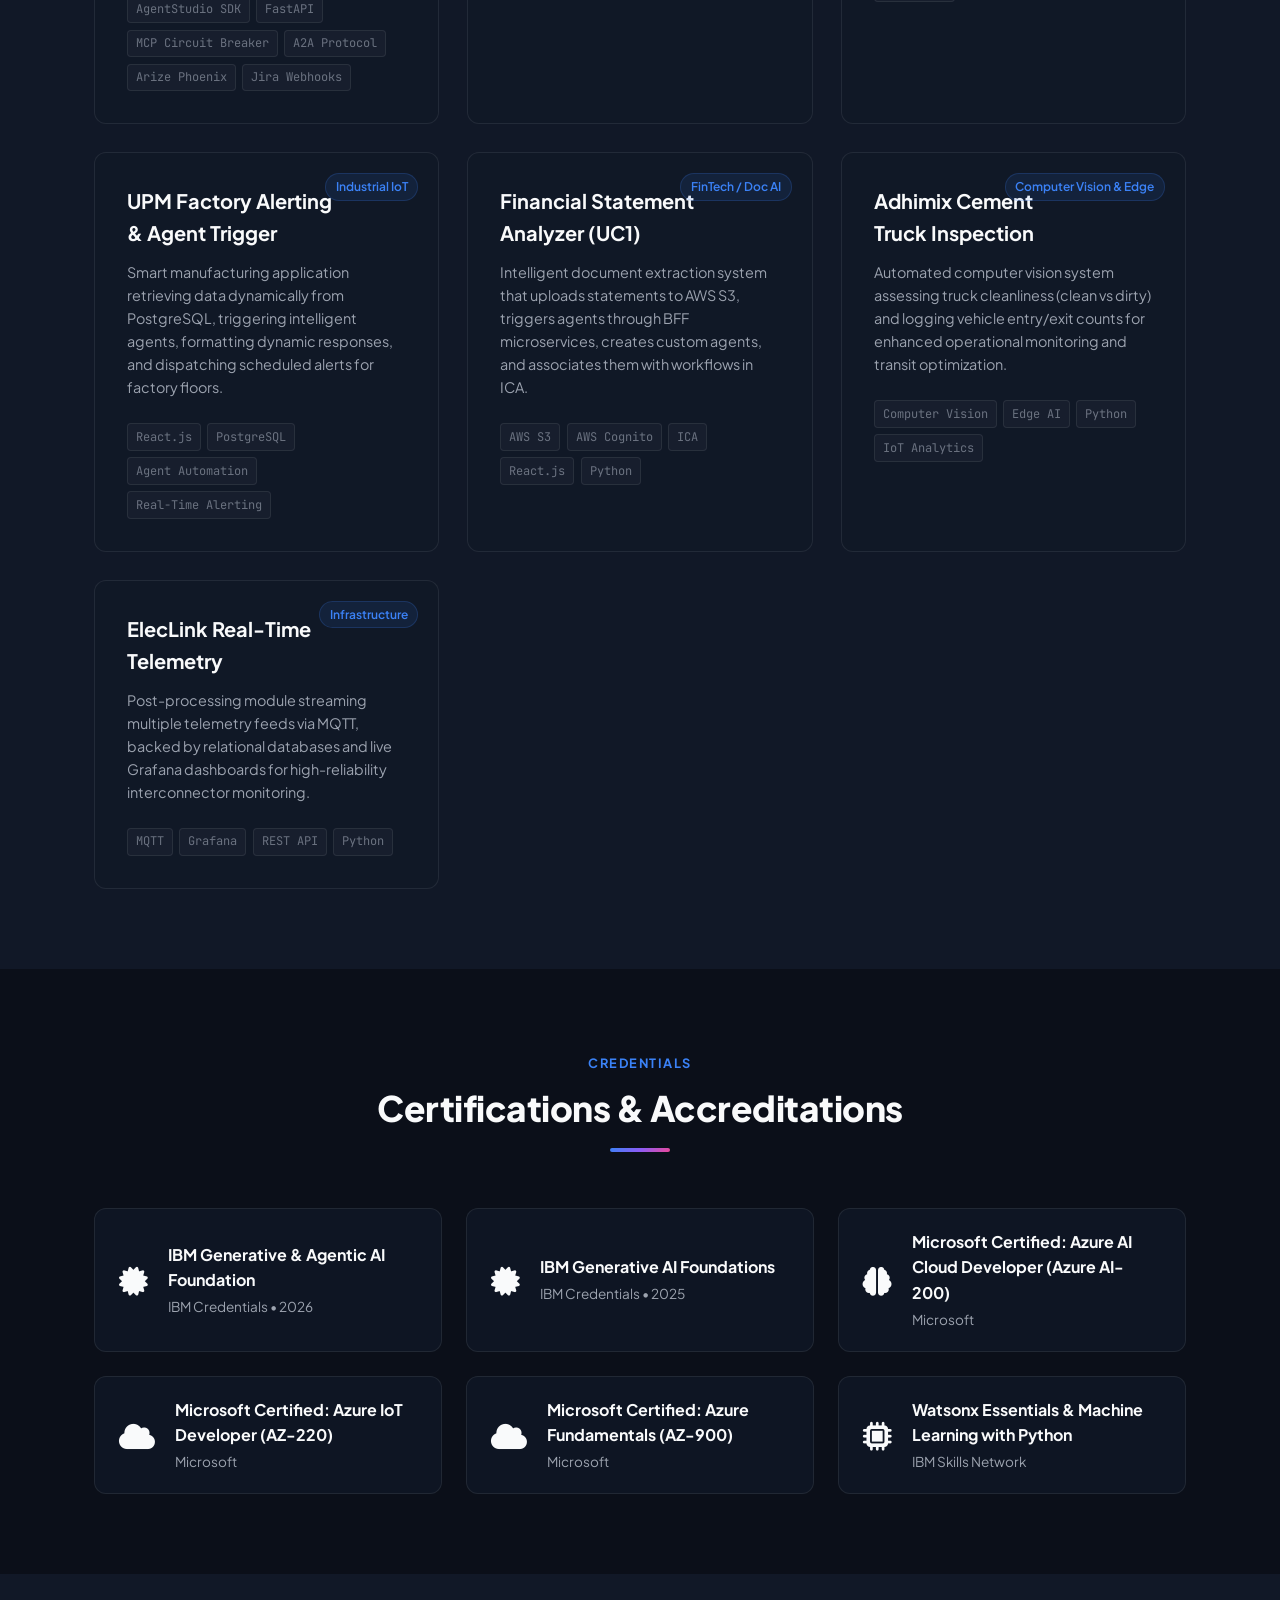
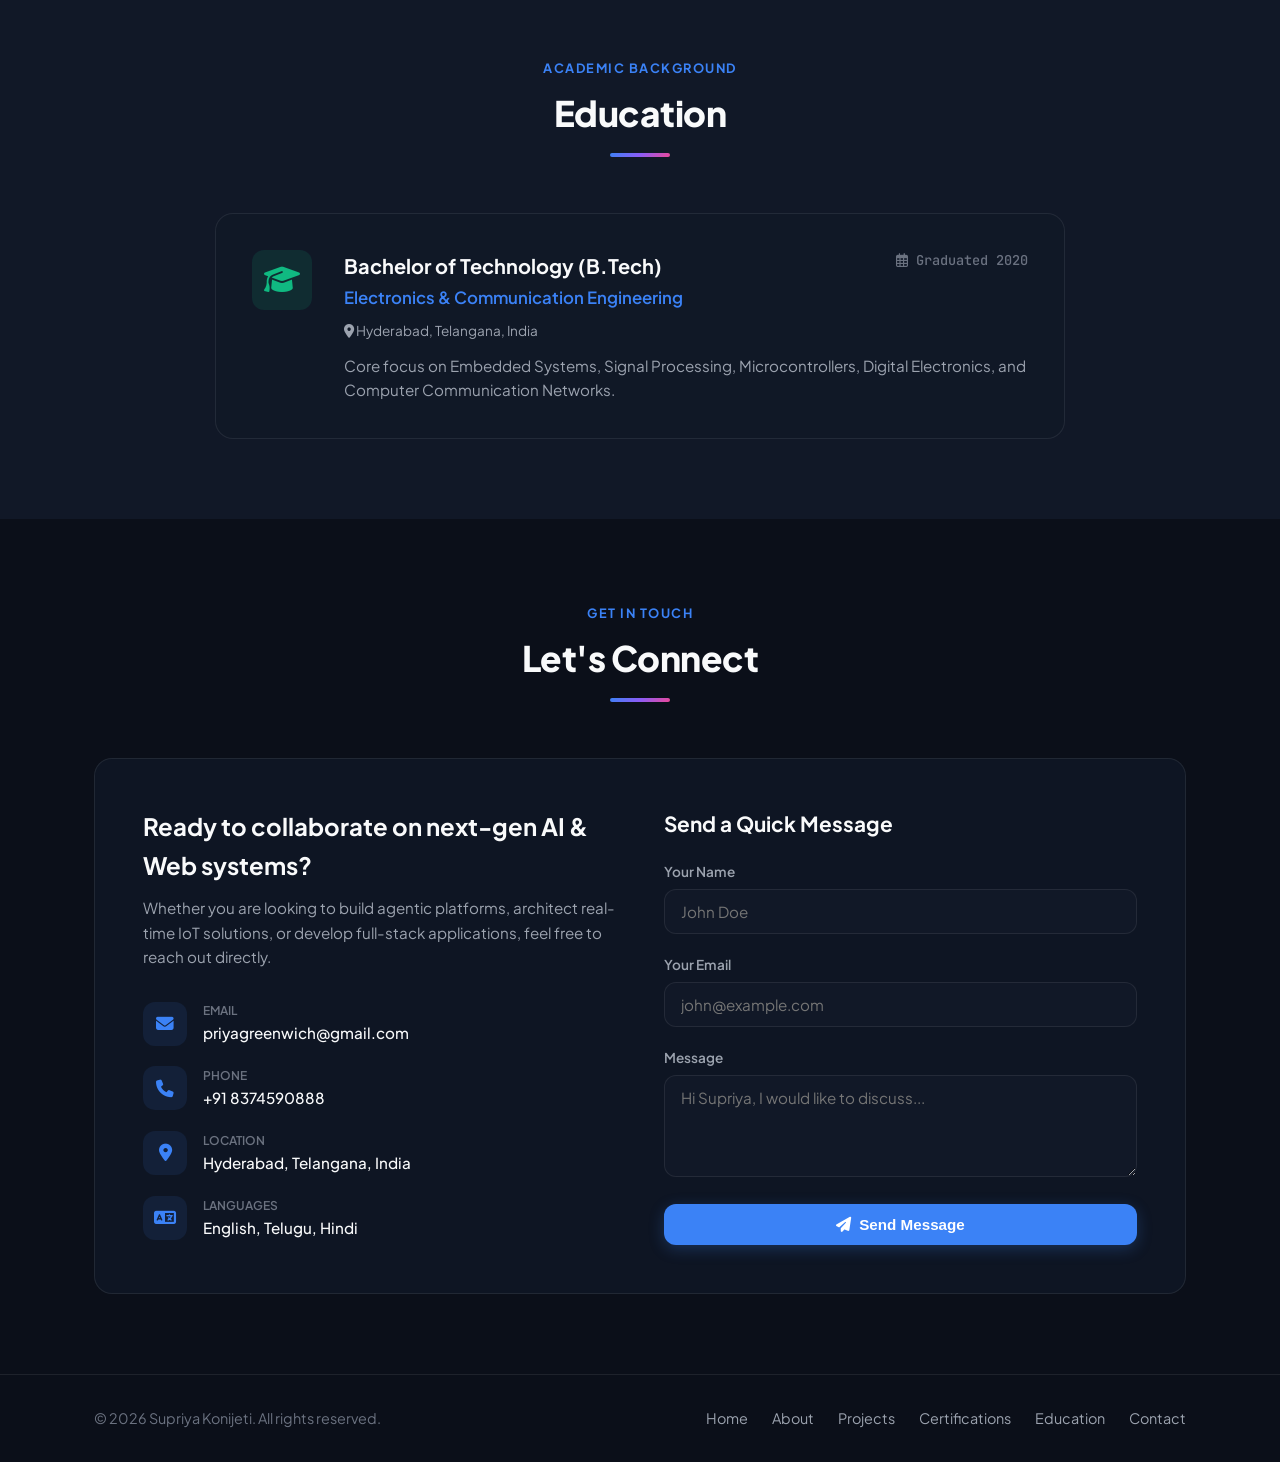
<file: profile/index.html>
<!DOCTYPE html>
<html lang="en">
<head>
  <meta charset="UTF-8" />
  <meta name="viewport" content="width=device-width, initial-scale=1.0" />
  <title>Supriya Konijeti | AI Engineer & Full Stack Developer</title>
  
  <!-- Google Fonts & Font Awesome Icons -->
  <link rel="preconnect" href="https://fonts.googleapis.com">
  <link rel="preconnect" href="https://fonts.gstatic.com" crossorigin>
  <link href="https://fonts.googleapis.com/css2?family=Plus+Jakarta+Sans:wght@300;400;500;600;700;800&family=JetBrains+Mono:wght@400;500;600&display=swap" rel="stylesheet">
  <link rel="stylesheet" href="https://cdnjs.cloudflare.com/ajax/libs/font-awesome/6.5.1/css/all.min.css" />

  <link rel="stylesheet" href="style.css" />
</head>
<body>

  <!-- Background decorative glows -->
  <div class="blob-bg blob-1"></div>
  <div class="blob-bg blob-2"></div>

  <!-- Navbar -->
  <nav class="navbar" id="navbar">
    <div class="nav-container">
      <a href="#home" class="logo">
        Supriya <span class="logo-accent">Konijeti</span>
      </a>
      
      <div class="nav-menu" id="nav-menu">
        <a href="#about" class="nav-link">About</a>
        <a href="#skills" class="nav-link">Skills</a>
        <a href="#experience" class="nav-link">Experience</a>
        <a href="#projects" class="nav-link">Projects</a>
        <a href="#certifications" class="nav-link">Certifications</a>
        <a href="#education" class="nav-link">Education</a>
        <a href="#contact" class="nav-link">Contact</a>
      </div>

      <div class="nav-actions">
        <button id="theme-toggle" class="btn-icon" aria-label="Toggle theme">
          <i class="fas fa-moon" id="theme-icon"></i>
        </button>
        <a href="mailto:priyagreenwich@gmail.com" class="btn btn-sm btn-primary">Hire / Connect</a>
        <button class="mobile-toggle" id="mobile-toggle" aria-label="Open menu">
          <i class="fas fa-bars"></i>
        </button>
      </div>
    </div>
  </nav>

  <!-- Hero Section -->
  <header class="hero section" id="home">
    <div class="container hero-grid">
      <div class="hero-content">
        <div class="badge-pill">
          <span class="pulse-dot"></span> Available for AI & Full Stack Engagements
        </div>
        <h1 class="hero-title">
          Hi, I'm <span class="gradient-text">Supriya Konijeti</span>
        </h1>
        <h2 class="hero-subtitle">
          Technical Consultant — AI Integrations
        </h2>
        <p class="hero-desc">
          Building Agentic AI systems, enterprise LLM workflows, real-time IoT architectures, and high-performance full-stack applications with 5+ years of industry experience across aviation, insurance, retail, energy, and manufacturing domains.
        </p>
        <div class="hero-cta">
          <a href="#projects" class="btn btn-primary">
            <i class="fas fa-layer-group"></i> Explore Projects
          </a>
          <a href="#contact" class="btn btn-secondary">
            <i class="fas fa-paper-plane"></i> Contact Me
          </a>
          <a href="..\resume\Supriya_Konijeti_Profile.pdf" target="_blank" class="btn btn-outline" download>
            <i class="fas fa-file-arrow-down"></i> Resume PDF
          </a>
        </div>
        <div class="hero-stats">
          <div class="stat-card">
            <span class="stat-num">5+</span>
            <span class="stat-label">Years Experience</span>
          </div>
          <div class="stat-card">
            <span class="stat-num">10+</span>
            <span class="stat-label">Enterprise Engagements</span>
          </div>
          <div class="stat-card">
            <span class="stat-num">100%</span>
            <span class="stat-label">Agentic &amp; Cloud AI</span>
          </div>
        </div>
      </div>

      <div class="hero-visual">
        <div class="profile-card-glass">
          <div class="avatar-wrapper">
            <div class="avatar-ring"></div>
            <div class="avatar-box">
              <span class="avatar-initials">SK</span>
            </div>
          </div>
          <h3 class="profile-name">Supriya Konijeti</h3>
          <p class="profile-role">Technical Consultant — AI Integrations</p>
          <p class="profile-org"><i class="fas fa-building text-primary"></i> IBM India Pvt. Ltd.</p>
          <div class="profile-tags">
            <span class="tag">Generative AI</span>
            <span class="tag">Agentic AI</span>
            <span class="tag">Full Stack</span>
            <span class="tag">IoT &amp; Edge</span>
          </div>
          <div class="profile-quick-contact">
            <a href="mailto:priyagreenwich@gmail.com" title="Email"><i class="fas fa-envelope"></i></a>
            <a href="tel:+918374590888" title="Call"><i class="fas fa-phone"></i></a>
          </div>
        </div>
      </div>
    </div>
  </header>

  <!-- About Section -->
  <section class="section" id="about">
    <div class="container">
      <div class="section-header">
        <span class="section-tag">Background</span>
        <h2 class="section-title">About Me</h2>
        <div class="title-bar"></div>
      </div>

      <div class="about-grid">
        <div class="about-card">
          <div class="about-icon"><i class="fas fa-brain"></i></div>
          <h3>Agentic &amp; Generative AI</h3>
          <p>
            Specialized in building autonomous agentic workflows using AWS Bedrock, Azure AI Foundry, Strands, LangChain, LangFlow, and LangGraph. Deep experience with supervisor, network, swarm patterns, Vector RAG, and Graph RAG.
          </p>
        </div>

        <div class="about-card">
          <div class="about-icon"><i class="fas fa-laptop-code"></i></div>
          <h3>End-to-End Full Stack</h3>
          <p>
            Architecting interactive React.js interfaces and microservices-backed BFF layers with FastAPI, Flask, and Node.js. Integrating PostgreSQL, SQLite, MongoDB, and secure AWS Cognito authentication.
          </p>
        </div>

        <div class="about-card">
          <div class="about-icon"><i class="fas fa-network-wired"></i></div>
          <h3>IoT, Real-Time &amp; Edge Systems</h3>
          <p>
            Delivering mission-critical MQTT message brokers, data ingestion pipelines, real-time alert triggers, Grafana observability dashboards, and edge computer vision inspection systems.
          </p>
        </div>
      </div>
    </div>
  </section>

  <!-- Skills Section -->
  <section class="section bg-surface" id="skills">
    <div class="container">
      <div class="section-header">
        <span class="section-tag">Core Competencies</span>
        <h2 class="section-title">Skills &amp; Technology Stack</h2>
        <div class="title-bar"></div>
      </div>

      <div class="skills-wrapper">
        <!-- AI & LLM -->
        <div class="skill-category-card">
          <div class="cat-header">
            <i class="fas fa-microchip"></i>
            <h3>AI, LLMs &amp; Agents</h3>
          </div>
          <div class="skill-chips">
            <span class="chip">Generative AI</span>
            <span class="chip">Agentic AI</span>
            <span class="chip">LangChain</span>
            <span class="chip">LangGraph</span>
            <span class="chip">LangFlow</span>
            <span class="chip">AWS Bedrock</span>
            <span class="chip">Azure AI Foundry</span>
            <span class="chip">Watsonx</span>
            <span class="chip">Strands</span>
            <span class="chip">MCP (Model Context Protocol)</span>
            <span class="chip">A2A Protocols</span>
            <span class="chip">Vector RAG</span>
            <span class="chip">Graph RAG</span>
            <span class="chip">Computer Vision</span>
            <span class="chip">Arize Phoenix</span>
          </div>
        </div>

        <!-- Programming & Frontend -->
        <div class="skill-category-card">
          <div class="cat-header">
            <i class="fas fa-code"></i>
            <h3>Languages &amp; Frontend</h3>
          </div>
          <div class="skill-chips">
            <span class="chip">Python</span>
            <span class="chip">JavaScript (ES6+)</span>
            <span class="chip">TypeScript</span>
            <span class="chip">React.js</span>
            <span class="chip">HTML5 / CSS3</span>
            <span class="chip">Tailwind / Modern CSS</span>
            <span class="chip">State Management</span>
            <span class="chip">Responsive Web Design</span>
          </div>
        </div>

        <!-- Backend & Databases -->
        <div class="skill-category-card">
          <div class="cat-header">
            <i class="fas fa-server"></i>
            <h3>Backend, APIs &amp; Databases</h3>
          </div>
          <div class="skill-chips">
            <span class="chip">FastAPI</span>
            <span class="chip">Flask</span>
            <span class="chip">Node.js</span>
            <span class="chip">Express.js</span>
            <span class="chip">REST APIs</span>
            <span class="chip">BFF Pattern</span>
            <span class="chip">PostgreSQL</span>
            <span class="chip">MongoDB</span>
            <span class="chip">SQLite</span>
          </div>
        </div>

        <!-- Cloud, IoT & DevOps -->
        <div class="skill-category-card">
          <div class="cat-header">
            <i class="fas fa-cloud"></i>
            <h3>Cloud, IoT &amp; Observability</h3>
          </div>
          <div class="skill-chips">
            <span class="chip">AWS (S3, Cognito, Bedrock)</span>
            <span class="chip">Microsoft Azure</span>
            <span class="chip">IBM Cloud</span>
            <span class="chip">MQTT Protocol</span>
            <span class="chip">Grafana</span>
            <span class="chip">Docker</span>
            <span class="chip">Git / GitHub</span>
            <span class="chip">Edge Computing</span>
          </div>
        </div>
      </div>
    </div>
  </section>

  <!-- Experience Timeline Section -->
  <section class="section" id="experience">
    <div class="container">
      <div class="section-header">
        <span class="section-tag">Career Journey</span>
        <h2 class="section-title">Work Experience</h2>
        <div class="title-bar"></div>
      </div>

      <div class="timeline">
        <!-- Main IBM Base Role Card -->
        <div class="timeline-item">
          <div class="timeline-marker"></div>
          <div class="timeline-card ibm-base-card">
            <div class="exp-header">
              <div>
                <h3 class="exp-role">Technical Consultant — AI Integrations</h3>
                <h4 class="exp-company"><i class="fas fa-building"></i> IBM India Pvt. Ltd. (Total Base Role)</h4>
              </div>
              <span class="exp-date"><i class="far fa-calendar-alt"></i> Feb 2021 – Present</span>
            </div>
            <p class="exp-summary">
              Lead Technical Consultant at IBM delivering enterprise Agentic AI architectures, multi-agent orchestration frameworks, computer vision inspection systems, and real-time full-stack integrations for Fortune 500 &amp; global clients.
            </p>
          </div>
        </div>

        <!-- Client Engagement 1: USAA -->
        <div class="timeline-item client-item">
          <div class="timeline-marker sub-marker"></div>
          <div class="timeline-card">
            <div class="exp-header">
              <div>
                <h3 class="exp-role">Lead AI &amp; Full Stack Consultant</h3>
                <h4 class="exp-company"><i class="fas fa-shield-halved"></i> Client: USAA (Agentic QE Studio &amp; Test Case Enrichment)</h4>
              </div>
              <span class="exp-date"><i class="far fa-calendar-alt"></i> Jun 2025 – Present</span>
            </div>
            <ul class="exp-bullets">
              <li>Architected and developed the <strong>Agentic QE Studio &amp; Requirements Agent UI</strong>, enabling autonomous test-case enrichment, Jira webhook integrations, and acceptance criteria validation.</li>
              <li>Built backend agent microservices with custom Agent Studio SDK, MCP circuit breakers, A2A protocols, and Phoenix/LangSmith observability.</li>
              <li>Developed interactive web UIs for Jira invocation, similarity score validation (AC sim score analysis), and real-time agent execution tracking.</li>
            </ul>
          </div>
        </div>

        <!-- Client Engagement 2: Avantor / Retail / UPM / UC1 -->
        <div class="timeline-item client-item">
          <div class="timeline-marker sub-marker"></div>
          <div class="timeline-card">
            <div class="exp-header">
              <div>
                <h3 class="exp-role">Full Stack &amp; AI Engineer</h3>
                <h4 class="exp-company"><i class="fas fa-layer-group"></i> Client: Avantor | Retail | UPM | UC1</h4>
              </div>
              <span class="exp-date"><i class="far fa-calendar-alt"></i> Dec 2025 – Mar 2026</span>
            </div>
            <ul class="exp-bullets">
              <li>Engineered autonomous agent-based workflows integrating Watsonx, ICA, AWS Bedrock, and MCP tool protocols.</li>
              <li>Built real-time React dashboards for predictive alerting and automated decision streaming in manufacturing environments (UPM).</li>
              <li>Implemented secure enterprise authentication (AWS Cognito) and robust document processing pipelines (AWS S3 + BFF) for Financial Statement Analyzer (UC1).</li>
            </ul>
          </div>
        </div>

        <!-- Client Engagement 3: NiE -->
        <div class="timeline-item client-item">
          <div class="timeline-marker sub-marker"></div>
          <div class="timeline-card">
            <div class="exp-header">
              <div>
                <h3 class="exp-role">Full Stack Developer</h3>
                <h4 class="exp-company"><i class="fas fa-bolt"></i> Client: Northern Ireland Electrical Networks (NiE)</h4>
              </div>
              <span class="exp-date"><i class="far fa-calendar-alt"></i> Jan 2025 – Mar 2025</span>
            </div>
            <ul class="exp-bullets">
              <li>Developed REST APIs and comprehensive Grafana visualization dashboards for visual asset inspection and predictive maintenance.</li>
              <li>Optimized system latency and elevated reliability of mission-critical monitoring services.</li>
            </ul>
          </div>
        </div>

        <!-- Client Engagement 4: ElecLink -->
        <div class="timeline-item client-item">
          <div class="timeline-marker sub-marker"></div>
          <div class="timeline-card">
            <div class="exp-header">
              <div>
                <h3 class="exp-role">Software Developer — IoT &amp; Telemetry</h3>
                <h4 class="exp-company"><i class="fas fa-network-wired"></i> Client: ElecLink (UK/France Interconnector)</h4>
              </div>
              <span class="exp-date"><i class="far fa-calendar-alt"></i> Jul 2024 – Mar 2025</span>
            </div>
            <ul class="exp-bullets">
              <li>Engineered high-throughput MQTT real-time data ingestion and post-processing modules.</li>
              <li>Created interactive Grafana monitoring dashboards and spearheaded data quality &amp; labeling initiatives.</li>
            </ul>
          </div>
        </div>
      </div>
    </div>
  </section>

  <!-- Projects / Engagements Section -->
  <section class="section bg-surface" id="projects">
    <div class="container">
      <div class="section-header">
        <span class="section-tag">Portfolio</span>
        <h2 class="section-title">Featured Projects &amp; Engagements</h2>
        <div class="title-bar"></div>
      </div>

      <div class="projects-grid">
        <!-- Project 0: USAA Agentic QE Studio -->
        <div class="project-card">
          <div class="project-badge">USAA Engagement</div>
          <div class="project-content">
            <h3 class="project-title">USAA Agentic QE Studio &amp; Test Enrichment</h3>
            <p class="project-desc">
              Next-generation Agentic Quality Engineering platform featuring automated test-case enrichment, Jira webhook triggers, acceptance criteria similarity validation, and observability with custom Agent Studio SDK and MCP circuit breakers.
            </p>
            <div class="project-tech">
              <span>AgentStudio SDK</span>
              <span>FastAPI</span>
              <span>MCP Circuit Breaker</span>
              <span>A2A Protocol</span>
              <span>Arize Phoenix</span>
              <span>Jira Webhooks</span>
            </div>
          </div>
        </div>

        <!-- Project 1 -->
        <div class="project-card">
          <div class="project-badge">Flagship AI</div>
          <div class="project-content">
            <h3 class="project-title">Agentic AI Hub</h3>
            <p class="project-desc">
              Enterprise-ready Agentic AI platform demonstrating autonomous workflows, multi-agent collaboration (Swarm, Supervisor, Network), and MCP tool integrations with real-time UI orchestration monitoring.
            </p>
            <div class="project-tech">
              <span>AWS Bedrock</span>
              <span>Azure AI Foundry</span>
              <span>Strands</span>
              <span>LangFlow</span>
              <span>MCP</span>
              <span>React.js</span>
            </div>
          </div>
        </div>

        <!-- Project 2 -->
        <div class="project-card">
          <div class="project-badge">Aviation AI</div>
          <div class="project-content">
            <h3 class="project-title">EVA — Enterprise Virtual Agent</h3>
            <p class="project-desc">
              Dynamic React web application triggering Agentic APIs with dynamic navigation across intuitive dashboards, multi-agent execution, certificates management, report generation, and system settings.
            </p>
            <div class="project-tech">
              <span>React.js</span>
              <span>Agentic APIs</span>
              <span>PostgreSQL</span>
              <span>BFF Layer</span>
            </div>
          </div>
        </div>

        <!-- Project 3 -->
        <div class="project-card">
          <div class="project-badge">Industrial IoT</div>
          <div class="project-content">
            <h3 class="project-title">UPM Factory Alerting &amp; Agent Trigger</h3>
            <p class="project-desc">
              Smart manufacturing application retrieving data dynamically from PostgreSQL, triggering intelligent agents, formatting dynamic responses, and dispatching scheduled alerts for factory floors.
            </p>
            <div class="project-tech">
              <span>React.js</span>
              <span>PostgreSQL</span>
              <span>Agent Automation</span>
              <span>Real-Time Alerting</span>
            </div>
          </div>
        </div>

        <!-- Project 4 -->
        <div class="project-card">
          <div class="project-badge">FinTech / Doc AI</div>
          <div class="project-content">
            <h3 class="project-title">Financial Statement Analyzer (UC1)</h3>
            <p class="project-desc">
              Intelligent document extraction system that uploads statements to AWS S3, triggers agents through BFF microservices, creates custom agents, and associates them with workflows in ICA.
            </p>
            <div class="project-tech">
              <span>AWS S3</span>
              <span>AWS Cognito</span>
              <span>ICA</span>
              <span>React.js</span>
              <span>Python</span>
            </div>
          </div>
        </div>

        <!-- Project 5 -->
        <div class="project-card">
          <div class="project-badge">Computer Vision &amp; Edge</div>
          <div class="project-content">
            <h3 class="project-title">Adhimix Cement Truck Inspection</h3>
            <p class="project-desc">
              Automated computer vision system assessing truck cleanliness (clean vs dirty) and logging vehicle entry/exit counts for enhanced operational monitoring and transit optimization.
            </p>
            <div class="project-tech">
              <span>Computer Vision</span>
              <span>Edge AI</span>
              <span>Python</span>
              <span>IoT Analytics</span>
            </div>
          </div>
        </div>

        <!-- Project 6 -->
        <div class="project-card">
          <div class="project-badge">Infrastructure</div>
          <div class="project-content">
            <h3 class="project-title">ElecLink Real-Time Telemetry</h3>
            <p class="project-desc">
              Post-processing module streaming multiple telemetry feeds via MQTT, backed by relational databases and live Grafana dashboards for high-reliability interconnector monitoring.
            </p>
            <div class="project-tech">
              <span>MQTT</span>
              <span>Grafana</span>
              <span>REST API</span>
              <span>Python</span>
            </div>
          </div>
        </div>
      </div>
    </div>
  </section>

  <!-- Certifications Section -->
  <section class="section" id="certifications">
    <div class="container">
      <div class="section-header">
        <span class="section-tag">Credentials</span>
        <h2 class="section-title">Certifications &amp; Accreditations</h2>
        <div class="title-bar"></div>
      </div>

      <div class="cert-grid">
        <div class="cert-card">
          <div class="cert-icon"><i class="fas fa-certificate text-primary"></i></div>
          <div class="cert-info">
            <h4>IBM Generative &amp; Agentic AI Foundation</h4>
            <p>IBM Credentials &bull; 2026</p>
          </div>
        </div>

        <div class="cert-card">
          <div class="cert-icon"><i class="fas fa-certificate text-primary"></i></div>
          <div class="cert-info">
            <h4>IBM Generative AI Foundations</h4>
            <p>IBM Credentials &bull; 2025</p>
          </div>
        </div>

        <div class="cert-card">
          <div class="cert-icon"><i class="fas fa-brain text-accent"></i></div>
          <div class="cert-info">
            <h4>Microsoft Certified: Azure AI Cloud Developer (Azure AI-200)</h4>
            <p>Microsoft</p>
          </div>
        </div>

        <div class="cert-card">
          <div class="cert-icon"><i class="fas fa-cloud text-accent"></i></div>
          <div class="cert-info">
            <h4>Microsoft Certified: Azure IoT Developer (AZ-220)</h4>
            <p>Microsoft</p>
          </div>
        </div>

        <div class="cert-card">
          <div class="cert-icon"><i class="fas fa-cloud text-accent"></i></div>
          <div class="cert-info">
            <h4>Microsoft Certified: Azure Fundamentals (AZ-900)</h4>
            <p>Microsoft</p>
          </div>
        </div>

        <div class="cert-card">
          <div class="cert-icon"><i class="fas fa-microchip text-primary"></i></div>
          <div class="cert-info">
            <h4>Watsonx Essentials &amp; Machine Learning with Python</h4>
            <p>IBM Skills Network</p>
          </div>
        </div>
      </div>
    </div>
  </section>

  <!-- Education Section -->
  <section class="section bg-surface" id="education">
    <div class="container">
      <div class="section-header">
        <span class="section-tag">Academic Background</span>
        <h2 class="section-title">Education</h2>
        <div class="title-bar"></div>
      </div>

      <div class="education-card">
        <div class="education-icon-box">
          <i class="fas fa-graduation-cap"></i>
        </div>
        <div class="education-details">
          <div class="education-header">
            <div>
              <h3 class="education-degree">Bachelor of Technology (B.Tech)</h3>
              <h4 class="education-field">Electronics &amp; Communication Engineering</h4>
            </div>
            <span class="education-year"><i class="far fa-calendar-alt"></i> Graduated 2020</span>
          </div>
          <p class="education-location"><i class="fas fa-location-dot"></i> Hyderabad, Telangana, India</p>
          <p class="education-desc">
            Core focus on Embedded Systems, Signal Processing, Microcontrollers, Digital Electronics, and Computer Communication Networks.
          </p>
        </div>
      </div>
    </div>
  </section>

  <!-- Contact Section -->
  <section class="section" id="contact">
    <div class="container">
      <div class="section-header">
        <span class="section-tag">Get In Touch</span>
        <h2 class="section-title">Let's Connect</h2>
        <div class="title-bar"></div>
      </div>

      <div class="contact-wrapper">
        <div class="contact-info">
          <h3>Ready to collaborate on next-gen AI &amp; Web systems?</h3>
          <p>
            Whether you are looking to build agentic platforms, architect real-time IoT solutions, or develop full-stack applications, feel free to reach out directly.
          </p>

          <div class="contact-list">
            <div class="contact-item">
              <div class="contact-icon-box"><i class="fas fa-envelope"></i></div>
              <div>
                <span class="label">Email</span>
                <a href="mailto:priyagreenwich@gmail.com">priyagreenwich@gmail.com</a>
              </div>
            </div>

            <div class="contact-item">
              <div class="contact-icon-box"><i class="fas fa-phone"></i></div>
              <div>
                <span class="label">Phone</span>
                <a href="tel:+918374590888">+91 8374590888</a>
              </div>
            </div>

            <div class="contact-item">
              <div class="contact-icon-box"><i class="fas fa-location-dot"></i></div>
              <div>
                <span class="label">Location</span>
                <span>Hyderabad, Telangana, India</span>
              </div>
            </div>

            <div class="contact-item">
              <div class="contact-icon-box"><i class="fas fa-language"></i></div>
              <div>
                <span class="label">Languages</span>
                <span>English, Telugu, Hindi</span>
              </div>
            </div>
          </div>
        </div>

        <div class="contact-form-box">
          <h3>Send a Quick Message</h3>
          <form id="contact-form" onsubmit="event.preventDefault(); alert('Thank you for reaching out! Please use the direct email links to send your message.');">
            <div class="form-group">
              <label for="name">Your Name</label>
              <input type="text" id="name" placeholder="John Doe" required />
            </div>
            <div class="form-group">
              <label for="email">Your Email</label>
              <input type="email" id="email" placeholder="john@example.com" required />
            </div>
            <div class="form-group">
              <label for="message">Message</label>
              <textarea id="message" rows="4" placeholder="Hi Supriya, I would like to discuss..." required></textarea>
            </div>
            <button type="submit" class="btn btn-primary btn-block">
              <i class="fas fa-paper-plane"></i> Send Message
            </button>
          </form>
        </div>
      </div>
    </div>
  </section>

  <!-- Footer -->
  <footer class="footer">
    <div class="container footer-content">
      <p>&copy; <span id="current-year"></span> Supriya Konijeti. All rights reserved.</p>
      <div class="footer-links">
        <a href="#home">Home</a>
        <a href="#about">About</a>
        <a href="#projects">Projects</a>
        <a href="#certifications">Certifications</a>
        <a href="#education">Education</a>
        <a href="#contact">Contact</a>
      </div>
    </div>
  </footer>

  <script src="script.js"></script>
</body>
</html>
</file>
<file: style.css>
/* ==========================================================================
   Supriya Konijeti - Portfolio Stylesheet
   Modern, Sleek, Professional Theme (Dark / Light support)
   ========================================================================== */

:root {
  --font-main: 'Plus Jakarta Sans', -apple-system, BlinkMacSystemFont, 'Segoe UI', Roboto, sans-serif;
  --font-mono: 'JetBrains Mono', monospace;

  /* Color Palette - Light Mode */
  --bg-primary: #0b0f19;
  --bg-surface: #111827;
  --bg-card: rgba(17, 24, 39, 0.75);
  --border-color: rgba(255, 255, 255, 0.08);
  --border-hover: rgba(59, 130, 246, 0.4);

  --text-main: #f9fafb;
  --text-muted: #9ca3af;
  --text-dim: #6b7280;

  --primary: #3b82f6;
  --primary-hover: #2563eb;
  --primary-glow: rgba(59, 130, 246, 0.25);
  
  --secondary: #8b5cf6;
  --accent: #06b6d4;
  --success: #10b981;

  --gradient-main: linear-gradient(135deg, #3b82f6 0%, #8b5cf6 50%, #ec4899 100%);
  --gradient-card: linear-gradient(135deg, rgba(255,255,255,0.03) 0%, rgba(255,255,255,0.01) 100%);

  --radius-sm: 8px;
  --radius-md: 12px;
  --radius-lg: 18px;
  --radius-full: 9999px;

  --shadow-sm: 0 2px 8px rgba(0, 0, 0, 0.2);
  --shadow-md: 0 10px 25px -5px rgba(0, 0, 0, 0.4);
  --shadow-glow: 0 0 30px rgba(59, 130, 246, 0.2);
  
  --transition: all 0.25s cubic-bezier(0.4, 0, 0.2, 1);
}

[data-theme="light"] {
  --bg-primary: #f8fafc;
  --bg-surface: #ffffff;
  --bg-card: rgba(255, 255, 255, 0.85);
  --border-color: rgba(0, 0, 0, 0.08);
  --border-hover: rgba(37, 99, 235, 0.4);

  --text-main: #0f172a;
  --text-muted: #475569;
  --text-dim: #94a3b8;

  --primary: #2563eb;
  --primary-hover: #1d4ed8;
  --primary-glow: rgba(37, 99, 235, 0.15);

  --gradient-card: linear-gradient(135deg, rgba(255,255,255,0.9) 0%, rgba(241,245,249,0.7) 100%);
  --shadow-md: 0 10px 25px -5px rgba(0, 0, 0, 0.06);
}

/* Base Reset */
* {
  box-sizing: border-box;
  margin: 0;
  padding: 0;
}

html {
  scroll-behavior: smooth;
  font-size: 16px;
}

body {
  font-family: var(--font-main);
  background-color: var(--bg-primary);
  color: var(--text-main);
  line-height: 1.6;
  position: relative;
  overflow-x: hidden;
  transition: background-color 0.3s ease, color 0.3s ease;
}

/* Background Glowing Blobs */
.blob-bg {
  position: fixed;
  width: 500px;
  height: 500px;
  border-radius: 50%;
  filter: blur(120px);
  opacity: 0.15;
  pointer-events: none;
  z-index: 0;
}

.blob-1 {
  top: -100px;
  left: -100px;
  background: #3b82f6;
}

.blob-2 {
  bottom: 10%;
  right: -100px;
  background: #8b5cf6;
}

/* Typography & Layout */
.container {
  max-width: 1140px;
  margin: 0 auto;
  padding: 0 1.5rem;
  position: relative;
  z-index: 1;
}

.section {
  padding: 5rem 0;
}

.bg-surface {
  background-color: var(--bg-surface);
}

.section-header {
  text-align: center;
  margin-bottom: 3.5rem;
}

.section-tag {
  text-transform: uppercase;
  font-size: 0.8rem;
  letter-spacing: 1.5px;
  font-weight: 700;
  color: var(--primary);
  margin-bottom: 0.4rem;
  display: inline-block;
}

.section-title {
  font-size: 2.2rem;
  font-weight: 800;
  letter-spacing: -0.5px;
  margin-bottom: 0.75rem;
}

.title-bar {
  width: 60px;
  height: 4px;
  background: var(--gradient-main);
  margin: 0 auto;
  border-radius: var(--radius-full);
}

.gradient-text {
  background: var(--gradient-main);
  -webkit-background-clip: text;
  -webkit-text-fill-color: transparent;
}

/* Navbar */
.navbar {
  position: sticky;
  top: 0;
  z-index: 1000;
  background-color: rgba(11, 15, 25, 0.8);
  backdrop-filter: blur(16px);
  -webkit-backdrop-filter: blur(16px);
  border-bottom: 1px solid var(--border-color);
  transition: var(--transition);
}

[data-theme="light"] .navbar {
  background-color: rgba(255, 255, 255, 0.85);
}

.nav-container {
  max-width: 1140px;
  margin: 0 auto;
  padding: 1rem 1.5rem;
  display: flex;
  align-items: center;
  justify-content: space-between;
}

.logo {
  font-size: 1.35rem;
  font-weight: 800;
  color: var(--text-main);
  text-decoration: none;
  letter-spacing: -0.5px;
}

.logo-accent {
  color: var(--primary);
}

.nav-menu {
  display: flex;
  align-items: center;
  gap: 1.75rem;
}

.nav-link {
  color: var(--text-muted);
  text-decoration: none;
  font-weight: 500;
  font-size: 0.95rem;
  transition: var(--transition);
}

.nav-link:hover {
  color: var(--primary);
}

.nav-actions {
  display: flex;
  align-items: center;
  gap: 1rem;
}

.btn-icon {
  background: var(--bg-card);
  border: 1px solid var(--border-color);
  color: var(--text-main);
  width: 38px;
  height: 38px;
  border-radius: var(--radius-md);
  display: flex;
  align-items: center;
  justify-content: center;
  cursor: pointer;
  transition: var(--transition);
}

.btn-icon:hover {
  border-color: var(--primary);
  color: var(--primary);
}

.mobile-toggle {
  display: none;
  background: none;
  border: none;
  color: var(--text-main);
  font-size: 1.3rem;
  cursor: pointer;
}

/* Buttons */
.btn {
  display: inline-flex;
  align-items: center;
  justify-content: center;
  gap: 0.5rem;
  padding: 0.75rem 1.4rem;
  font-size: 0.95rem;
  font-weight: 600;
  border-radius: var(--radius-md);
  text-decoration: none;
  transition: var(--transition);
  cursor: pointer;
  border: none;
}

.btn-sm {
  padding: 0.5rem 1rem;
  font-size: 0.85rem;
}

.btn-primary {
  background-color: var(--primary);
  color: #ffffff;
  box-shadow: 0 4px 15px var(--primary-glow);
}

.btn-primary:hover {
  background-color: var(--primary-hover);
  transform: translateY(-2px);
  box-shadow: 0 6px 20px var(--primary-glow);
}

.btn-secondary {
  background-color: var(--bg-card);
  border: 1px solid var(--border-color);
  color: var(--text-main);
}

.btn-secondary:hover {
  border-color: var(--primary);
  color: var(--primary);
  transform: translateY(-2px);
}

.btn-outline {
  border: 1px dashed var(--border-color);
  background: transparent;
  color: var(--text-muted);
}

.btn-outline:hover {
  border-color: var(--primary);
  color: var(--text-main);
}

.btn-block {
  width: 100%;
}

/* Hero Section */
.hero {
  padding: 6rem 0 4rem;
}

.hero-grid {
  display: grid;
  grid-template-columns: 1.2fr 0.8fr;
  align-items: center;
  gap: 3.5rem;
}

.badge-pill {
  display: inline-flex;
  align-items: center;
  gap: 0.5rem;
  padding: 0.4rem 0.9rem;
  border-radius: var(--radius-full);
  background-color: rgba(59, 130, 246, 0.1);
  border: 1px solid rgba(59, 130, 246, 0.25);
  color: var(--primary);
  font-size: 0.85rem;
  font-weight: 600;
  margin-bottom: 1.5rem;
}

.pulse-dot {
  width: 8px;
  height: 8px;
  border-radius: 50%;
  background-color: var(--success);
  box-shadow: 0 0 0 0 rgba(16, 185, 129, 0.7);
  animation: pulse 2s infinite;
}

@keyframes pulse {
  0% { transform: scale(0.95); box-shadow: 0 0 0 0 rgba(16, 185, 129, 0.7); }
  70% { transform: scale(1); box-shadow: 0 0 0 8px rgba(16, 185, 129, 0); }
  100% { transform: scale(0.95); box-shadow: 0 0 0 0 rgba(16, 185, 129, 0); }
}

.hero-title {
  font-size: 3.2rem;
  font-weight: 800;
  line-height: 1.15;
  letter-spacing: -1px;
  margin-bottom: 0.75rem;
}

.hero-subtitle {
  font-size: 1.4rem;
  font-weight: 600;
  color: var(--text-muted);
  margin-bottom: 1.25rem;
}

.hero-desc {
  font-size: 1.05rem;
  color: var(--text-muted);
  margin-bottom: 2rem;
  line-height: 1.7;
}

.hero-cta {
  display: flex;
  flex-wrap: wrap;
  gap: 1rem;
  margin-bottom: 3rem;
}

.hero-stats {
  display: flex;
  gap: 2.5rem;
  border-top: 1px solid var(--border-color);
  padding-top: 2rem;
}

.stat-card {
  display: flex;
  flex-direction: column;
}

.stat-num {
  font-size: 1.9rem;
  font-weight: 800;
  color: var(--text-main);
  font-family: var(--font-mono);
}

.stat-label {
  font-size: 0.85rem;
  color: var(--text-muted);
}

/* Glass Profile Card */
.profile-card-glass {
  background: var(--bg-card);
  backdrop-filter: blur(12px);
  -webkit-backdrop-filter: blur(12px);
  border: 1px solid var(--border-color);
  border-radius: var(--radius-lg);
  padding: 2.5rem 2rem;
  text-align: center;
  box-shadow: var(--shadow-md);
  position: relative;
  transition: var(--transition);
}

.profile-card-glass:hover {
  border-color: var(--border-hover);
  box-shadow: var(--shadow-glow);
}

.avatar-wrapper {
  position: relative;
  width: 120px;
  height: 120px;
  margin: 0 auto 1.5rem;
}

.avatar-box {
  width: 100%;
  height: 100%;
  border-radius: 50%;
  background: var(--gradient-main);
  display: flex;
  align-items: center;
  justify-content: center;
  color: #ffffff;
}

.avatar-initials {
  font-size: 2.5rem;
  font-weight: 800;
  font-family: var(--font-mono);
}

.avatar-ring {
  position: absolute;
  top: -6px;
  left: -6px;
  right: -6px;
  bottom: -6px;
  border: 2px dashed var(--primary);
  border-radius: 50%;
  animation: rotate 20s linear infinite;
}

@keyframes rotate {
  from { transform: rotate(0deg); }
  to { transform: rotate(360deg); }
}

.profile-name {
  font-size: 1.4rem;
  font-weight: 700;
  margin-bottom: 0.25rem;
}

.profile-role {
  font-size: 0.95rem;
  color: var(--primary);
  font-weight: 600;
  margin-bottom: 0.25rem;
}

.profile-org {
  font-size: 0.85rem;
  color: var(--text-muted);
  margin-bottom: 1.25rem;
}

.profile-tags {
  display: flex;
  flex-wrap: wrap;
  justify-content: center;
  gap: 0.4rem;
  margin-bottom: 1.5rem;
}

.tag {
  background: rgba(255, 255, 255, 0.05);
  border: 1px solid var(--border-color);
  padding: 0.25rem 0.65rem;
  border-radius: var(--radius-full);
  font-size: 0.75rem;
  color: var(--text-muted);
}

.profile-quick-contact {
  display: flex;
  justify-content: center;
  gap: 1rem;
}

.profile-quick-contact a {
  width: 38px;
  height: 38px;
  border-radius: 50%;
  background: var(--bg-surface);
  border: 1px solid var(--border-color);
  color: var(--text-muted);
  display: flex;
  align-items: center;
  justify-content: center;
  text-decoration: none;
  transition: var(--transition);
}

.profile-quick-contact a:hover {
  background: var(--primary);
  color: #ffffff;
  transform: translateY(-2px);
}

/* About Grid */
.about-grid {
  display: grid;
  grid-template-columns: repeat(auto-fit, minmax(300px, 1fr));
  gap: 1.75rem;
}

.about-card {
  background: var(--bg-card);
  border: 1px solid var(--border-color);
  border-radius: var(--radius-md);
  padding: 2rem;
  transition: var(--transition);
}

.about-card:hover {
  border-color: var(--border-hover);
  transform: translateY(-4px);
}

.about-icon {
  width: 50px;
  height: 50px;
  border-radius: var(--radius-md);
  background: rgba(59, 130, 246, 0.1);
  color: var(--primary);
  display: flex;
  align-items: center;
  justify-content: center;
  font-size: 1.4rem;
  margin-bottom: 1.25rem;
}

.about-card h3 {
  font-size: 1.2rem;
  font-weight: 700;
  margin-bottom: 0.75rem;
}

.about-card p {
  color: var(--text-muted);
  font-size: 0.95rem;
  line-height: 1.6;
}

/* Skills Categories */
.skills-wrapper {
  display: grid;
  grid-template-columns: repeat(auto-fit, minmax(260px, 1fr));
  gap: 1.75rem;
}

.skill-category-card {
  background: var(--bg-card);
  border: 1px solid var(--border-color);
  border-radius: var(--radius-md);
  padding: 1.75rem;
  transition: var(--transition);
}

.skill-category-card:hover {
  border-color: var(--border-hover);
}

.cat-header {
  display: flex;
  align-items: center;
  gap: 0.75rem;
  margin-bottom: 1.25rem;
  color: var(--primary);
}

.cat-header h3 {
  font-size: 1.1rem;
  font-weight: 700;
  color: var(--text-main);
}

.skill-chips {
  display: flex;
  flex-wrap: wrap;
  gap: 0.5rem;
}

.chip {
  background: rgba(255, 255, 255, 0.04);
  border: 1px solid var(--border-color);
  padding: 0.35rem 0.75rem;
  border-radius: var(--radius-sm);
  font-size: 0.85rem;
  font-weight: 500;
  color: var(--text-main);
  transition: var(--transition);
}

.chip:hover {
  background: rgba(59, 130, 246, 0.15);
  border-color: var(--primary);
  color: var(--primary);
}

/* Timeline */
.timeline {
  position: relative;
  max-width: 850px;
  margin: 0 auto;
  padding-left: 2rem;
  border-left: 2px solid var(--border-color);
}

.timeline-item {
  position: relative;
  margin-bottom: 2.5rem;
}

.timeline-item:last-child {
  margin-bottom: 0;
}

.timeline-marker {
  position: absolute;
  left: -2.6rem;
  top: 0.5rem;
  width: 16px;
  height: 16px;
  border-radius: 50%;
  background: var(--primary);
  border: 4px solid var(--bg-primary);
  box-shadow: 0 0 0 2px var(--primary);
}

.timeline-card {
  background: var(--bg-card);
  border: 1px solid var(--border-color);
  border-radius: var(--radius-md);
  padding: 1.75rem;
  transition: var(--transition);
}

.timeline-card:hover {
  border-color: var(--border-hover);
}

.exp-header {
  display: flex;
  justify-content: space-between;
  align-items: flex-start;
  flex-wrap: wrap;
  gap: 0.5rem;
  margin-bottom: 0.75rem;
}

.exp-role {
  font-size: 1.2rem;
  font-weight: 700;
}

.exp-company {
  font-size: 0.95rem;
  color: var(--primary);
  font-weight: 600;
}

.exp-date {
  font-size: 0.85rem;
  color: var(--text-dim);
  font-weight: 500;
  font-family: var(--font-mono);
}

.exp-summary {
  font-size: 0.95rem;
  color: var(--text-muted);
  margin-bottom: 0.75rem;
}

.exp-bullets {
  list-style: none;
}

.exp-bullets li {
  position: relative;
  padding-left: 1.25rem;
  font-size: 0.9rem;
  color: var(--text-muted);
  margin-bottom: 0.4rem;
}

.exp-bullets li::before {
  content: "▹";
  position: absolute;
  left: 0;
  color: var(--primary);
}

.ibm-base-card {
  border-left: 4px solid var(--primary);
  background: linear-gradient(135deg, rgba(59, 130, 246, 0.08) 0%, rgba(17, 24, 39, 0.8) 100%);
}

.client-item {
  margin-left: 1rem;
}

.sub-marker {
  width: 12px;
  height: 12px;
  left: -2.48rem;
  background: var(--secondary);
  box-shadow: 0 0 0 2px var(--secondary);
}

/* Projects Grid */
.projects-grid {
  display: grid;
  grid-template-columns: repeat(auto-fit, minmax(320px, 1fr));
  gap: 1.75rem;
}

.project-card {
  background: var(--bg-card);
  border: 1px solid var(--border-color);
  border-radius: var(--radius-md);
  padding: 2rem;
  position: relative;
  display: flex;
  flex-direction: column;
  transition: var(--transition);
}

.project-card:hover {
  border-color: var(--border-hover);
  transform: translateY(-4px);
  box-shadow: var(--shadow-md);
}

.project-badge {
  position: absolute;
  top: 1.25rem;
  right: 1.25rem;
  background: rgba(59, 130, 246, 0.1);
  color: var(--primary);
  border: 1px solid rgba(59, 130, 246, 0.2);
  font-size: 0.75rem;
  font-weight: 600;
  padding: 0.2rem 0.6rem;
  border-radius: var(--radius-full);
}

.project-title {
  font-size: 1.25rem;
  font-weight: 700;
  margin-bottom: 0.75rem;
  padding-right: 4rem;
}

.project-desc {
  color: var(--text-muted);
  font-size: 0.9rem;
  line-height: 1.6;
  margin-bottom: 1.5rem;
  flex-grow: 1;
}

.project-tech {
  display: flex;
  flex-wrap: wrap;
  gap: 0.4rem;
}

.project-tech span {
  font-size: 0.75rem;
  font-family: var(--font-mono);
  color: var(--text-dim);
  background: rgba(255, 255, 255, 0.03);
  padding: 0.2rem 0.5rem;
  border-radius: 4px;
  border: 1px solid var(--border-color);
}

/* Certifications */
.cert-grid {
  display: grid;
  grid-template-columns: repeat(auto-fit, minmax(300px, 1fr));
  gap: 1.5rem;
}

.cert-card {
  background: var(--bg-card);
  border: 1px solid var(--border-color);
  border-radius: var(--radius-md);
  padding: 1.25rem 1.5rem;
  display: flex;
  align-items: center;
  gap: 1.25rem;
  transition: var(--transition);
}

.cert-card:hover {
  border-color: var(--border-hover);
}

.cert-icon {
  font-size: 1.8rem;
}

.cert-info h4 {
  font-size: 1rem;
  font-weight: 700;
  margin-bottom: 0.2rem;
}

.cert-info p {
  font-size: 0.85rem;
  color: var(--text-muted);
}

/* Education Section */
.education-card {
  background: var(--bg-card);
  border: 1px solid var(--border-color);
  border-radius: var(--radius-lg);
  padding: 2.25rem;
  display: flex;
  gap: 2rem;
  align-items: flex-start;
  transition: var(--transition);
  max-width: 850px;
  margin: 0 auto;
}

.education-card:hover {
  border-color: var(--border-hover);
  transform: translateY(-3px);
  box-shadow: var(--shadow-md);
}

.education-icon-box {
  width: 60px;
  height: 60px;
  min-width: 60px;
  border-radius: var(--radius-md);
  background: rgba(16, 185, 129, 0.12);
  color: var(--success);
  display: flex;
  align-items: center;
  justify-content: center;
  font-size: 1.8rem;
}

.education-details {
  flex-grow: 1;
}

.education-header {
  display: flex;
  justify-content: space-between;
  align-items: flex-start;
  flex-wrap: wrap;
  gap: 0.5rem;
  margin-bottom: 0.5rem;
}

.education-degree {
  font-size: 1.25rem;
  font-weight: 700;
  color: var(--text-main);
}

.education-field {
  font-size: 1.05rem;
  font-weight: 600;
  color: var(--primary);
  margin-top: 0.2rem;
}

.education-year {
  font-size: 0.85rem;
  color: var(--text-dim);
  font-family: var(--font-mono);
  font-weight: 500;
}

.education-location {
  font-size: 0.85rem;
  color: var(--text-muted);
  margin-bottom: 0.75rem;
}

.education-desc {
  font-size: 0.95rem;
  color: var(--text-muted);
  line-height: 1.6;
}

@media (max-width: 640px) {
  .education-card {
    flex-direction: column;
    gap: 1.25rem;
  }
}

/* Contact Section */
.contact-wrapper {
  display: grid;
  grid-template-columns: 1fr 1fr;
  gap: 3rem;
  background: var(--bg-card);
  border: 1px solid var(--border-color);
  border-radius: var(--radius-lg);
  padding: 3rem;
}

.contact-info h3 {
  font-size: 1.5rem;
  font-weight: 700;
  margin-bottom: 0.75rem;
}

.contact-info p {
  color: var(--text-muted);
  margin-bottom: 2rem;
  font-size: 0.95rem;
}

.contact-list {
  display: flex;
  flex-direction: column;
  gap: 1.25rem;
}

.contact-item {
  display: flex;
  align-items: center;
  gap: 1rem;
}

.contact-icon-box {
  width: 44px;
  height: 44px;
  border-radius: var(--radius-md);
  background: rgba(59, 130, 246, 0.1);
  color: var(--primary);
  display: flex;
  align-items: center;
  justify-content: center;
  font-size: 1.1rem;
}

.contact-item .label {
  display: block;
  font-size: 0.75rem;
  text-transform: uppercase;
  color: var(--text-dim);
  font-weight: 600;
}

.contact-item a, .contact-item span {
  color: var(--text-main);
  text-decoration: none;
  font-size: 0.95rem;
  font-weight: 500;
}

.contact-item a:hover {
  color: var(--primary);
}

/* Contact Form */
.contact-form-box h3 {
  font-size: 1.3rem;
  font-weight: 700;
  margin-bottom: 1.25rem;
}

.form-group {
  margin-bottom: 1.25rem;
}

.form-group label {
  display: block;
  font-size: 0.85rem;
  font-weight: 600;
  color: var(--text-muted);
  margin-bottom: 0.4rem;
}

.form-group input,
.form-group textarea {
  width: 100%;
  padding: 0.75rem 1rem;
  background-color: var(--bg-surface);
  border: 1px solid var(--border-color);
  border-radius: var(--radius-md);
  color: var(--text-main);
  font-family: var(--font-main);
  font-size: 0.95rem;
  outline: none;
  transition: var(--transition);
}

.form-group input:focus,
.form-group textarea:focus {
  border-color: var(--primary);
  box-shadow: 0 0 0 3px var(--primary-glow);
}

/* Footer */
.footer {
  border-top: 1px solid var(--border-color);
  padding: 2rem 0;
  background-color: var(--bg-primary);
}

.footer-content {
  display: flex;
  justify-content: space-between;
  align-items: center;
  flex-wrap: wrap;
  gap: 1rem;
}

.footer p {
  color: var(--text-dim);
  font-size: 0.9rem;
}

.footer-links {
  display: flex;
  gap: 1.5rem;
}

.footer-links a {
  color: var(--text-muted);
  text-decoration: none;
  font-size: 0.9rem;
  transition: var(--transition);
}

.footer-links a:hover {
  color: var(--primary);
}

/* Responsive Breakpoints */
@media (max-width: 900px) {
  .hero-grid {
    grid-template-columns: 1fr;
    text-align: center;
    gap: 3rem;
  }

  .hero-cta {
    justify-content: center;
  }

  .hero-stats {
    justify-content: center;
  }

  .contact-wrapper {
    grid-template-columns: 1fr;
    padding: 2rem;
  }
}

@media (max-width: 768px) {
  .hero-title {
    font-size: 2.4rem;
  }

  .nav-menu {
    display: none;
    position: absolute;
    top: 100%;
    left: 0;
    right: 0;
    background-color: var(--bg-surface);
    flex-direction: column;
    padding: 1.5rem;
    border-bottom: 1px solid var(--border-color);
  }

  .nav-menu.active {
    display: flex;
  }

  .mobile-toggle {
    display: block;
  }
}
</file>
<file: profile/style.css>
/* ==========================================================================
   Supriya Konijeti - Portfolio Stylesheet
   Modern, Sleek, Professional Theme (Dark / Light support)
   ========================================================================== */

:root {
  --font-main: 'Plus Jakarta Sans', -apple-system, BlinkMacSystemFont, 'Segoe UI', Roboto, sans-serif;
  --font-mono: 'JetBrains Mono', monospace;

  /* Color Palette - Light Mode */
  --bg-primary: #0b0f19;
  --bg-surface: #111827;
  --bg-card: rgba(17, 24, 39, 0.75);
  --border-color: rgba(255, 255, 255, 0.08);
  --border-hover: rgba(59, 130, 246, 0.4);

  --text-main: #f9fafb;
  --text-muted: #9ca3af;
  --text-dim: #6b7280;

  --primary: #3b82f6;
  --primary-hover: #2563eb;
  --primary-glow: rgba(59, 130, 246, 0.25);
  
  --secondary: #8b5cf6;
  --accent: #06b6d4;
  --success: #10b981;

  --gradient-main: linear-gradient(135deg, #3b82f6 0%, #8b5cf6 50%, #ec4899 100%);
  --gradient-card: linear-gradient(135deg, rgba(255,255,255,0.03) 0%, rgba(255,255,255,0.01) 100%);

  --radius-sm: 8px;
  --radius-md: 12px;
  --radius-lg: 18px;
  --radius-full: 9999px;

  --shadow-sm: 0 2px 8px rgba(0, 0, 0, 0.2);
  --shadow-md: 0 10px 25px -5px rgba(0, 0, 0, 0.4);
  --shadow-glow: 0 0 30px rgba(59, 130, 246, 0.2);
  
  --transition: all 0.25s cubic-bezier(0.4, 0, 0.2, 1);
}

[data-theme="light"] {
  --bg-primary: #f8fafc;
  --bg-surface: #ffffff;
  --bg-card: rgba(255, 255, 255, 0.85);
  --border-color: rgba(0, 0, 0, 0.08);
  --border-hover: rgba(37, 99, 235, 0.4);

  --text-main: #0f172a;
  --text-muted: #475569;
  --text-dim: #94a3b8;

  --primary: #2563eb;
  --primary-hover: #1d4ed8;
  --primary-glow: rgba(37, 99, 235, 0.15);

  --gradient-card: linear-gradient(135deg, rgba(255,255,255,0.9) 0%, rgba(241,245,249,0.7) 100%);
  --shadow-md: 0 10px 25px -5px rgba(0, 0, 0, 0.06);
}

/* Base Reset */
* {
  box-sizing: border-box;
  margin: 0;
  padding: 0;
}

html {
  scroll-behavior: smooth;
  font-size: 16px;
}

body {
  font-family: var(--font-main);
  background-color: var(--bg-primary);
  color: var(--text-main);
  line-height: 1.6;
  position: relative;
  overflow-x: hidden;
  transition: background-color 0.3s ease, color 0.3s ease;
}

/* Background Glowing Blobs */
.blob-bg {
  position: fixed;
  width: 500px;
  height: 500px;
  border-radius: 50%;
  filter: blur(120px);
  opacity: 0.15;
  pointer-events: none;
  z-index: 0;
}

.blob-1 {
  top: -100px;
  left: -100px;
  background: #3b82f6;
}

.blob-2 {
  bottom: 10%;
  right: -100px;
  background: #8b5cf6;
}

/* Typography & Layout */
.container {
  max-width: 1140px;
  margin: 0 auto;
  padding: 0 1.5rem;
  position: relative;
  z-index: 1;
}

.section {
  padding: 5rem 0;
}

.bg-surface {
  background-color: var(--bg-surface);
}

.section-header {
  text-align: center;
  margin-bottom: 3.5rem;
}

.section-tag {
  text-transform: uppercase;
  font-size: 0.8rem;
  letter-spacing: 1.5px;
  font-weight: 700;
  color: var(--primary);
  margin-bottom: 0.4rem;
  display: inline-block;
}

.section-title {
  font-size: 2.2rem;
  font-weight: 800;
  letter-spacing: -0.5px;
  margin-bottom: 0.75rem;
}

.title-bar {
  width: 60px;
  height: 4px;
  background: var(--gradient-main);
  margin: 0 auto;
  border-radius: var(--radius-full);
}

.gradient-text {
  background: var(--gradient-main);
  -webkit-background-clip: text;
  -webkit-text-fill-color: transparent;
}

/* Navbar */
.navbar {
  position: sticky;
  top: 0;
  z-index: 1000;
  background-color: rgba(11, 15, 25, 0.8);
  backdrop-filter: blur(16px);
  -webkit-backdrop-filter: blur(16px);
  border-bottom: 1px solid var(--border-color);
  transition: var(--transition);
}

[data-theme="light"] .navbar {
  background-color: rgba(255, 255, 255, 0.85);
}

.nav-container {
  max-width: 1140px;
  margin: 0 auto;
  padding: 1rem 1.5rem;
  display: flex;
  align-items: center;
  justify-content: space-between;
}

.logo {
  font-size: 1.35rem;
  font-weight: 800;
  color: var(--text-main);
  text-decoration: none;
  letter-spacing: -0.5px;
}

.logo-accent {
  color: var(--primary);
}

.nav-menu {
  display: flex;
  align-items: center;
  gap: 1.75rem;
}

.nav-link {
  color: var(--text-muted);
  text-decoration: none;
  font-weight: 500;
  font-size: 0.95rem;
  transition: var(--transition);
}

.nav-link:hover {
  color: var(--primary);
}

.nav-actions {
  display: flex;
  align-items: center;
  gap: 1rem;
}

.btn-icon {
  background: var(--bg-card);
  border: 1px solid var(--border-color);
  color: var(--text-main);
  width: 38px;
  height: 38px;
  border-radius: var(--radius-md);
  display: flex;
  align-items: center;
  justify-content: center;
  cursor: pointer;
  transition: var(--transition);
}

.btn-icon:hover {
  border-color: var(--primary);
  color: var(--primary);
}

.mobile-toggle {
  display: none;
  background: none;
  border: none;
  color: var(--text-main);
  font-size: 1.3rem;
  cursor: pointer;
}

/* Buttons */
.btn {
  display: inline-flex;
  align-items: center;
  justify-content: center;
  gap: 0.5rem;
  padding: 0.75rem 1.4rem;
  font-size: 0.95rem;
  font-weight: 600;
  border-radius: var(--radius-md);
  text-decoration: none;
  transition: var(--transition);
  cursor: pointer;
  border: none;
}

.btn-sm {
  padding: 0.5rem 1rem;
  font-size: 0.85rem;
}

.btn-primary {
  background-color: var(--primary);
  color: #ffffff;
  box-shadow: 0 4px 15px var(--primary-glow);
}

.btn-primary:hover {
  background-color: var(--primary-hover);
  transform: translateY(-2px);
  box-shadow: 0 6px 20px var(--primary-glow);
}

.btn-secondary {
  background-color: var(--bg-card);
  border: 1px solid var(--border-color);
  color: var(--text-main);
}

.btn-secondary:hover {
  border-color: var(--primary);
  color: var(--primary);
  transform: translateY(-2px);
}

.btn-outline {
  border: 1px dashed var(--border-color);
  background: transparent;
  color: var(--text-muted);
}

.btn-outline:hover {
  border-color: var(--primary);
  color: var(--text-main);
}

.btn-block {
  width: 100%;
}

/* Hero Section */
.hero {
  padding: 6rem 0 4rem;
}

.hero-grid {
  display: grid;
  grid-template-columns: 1.2fr 0.8fr;
  align-items: center;
  gap: 3.5rem;
}

.badge-pill {
  display: inline-flex;
  align-items: center;
  gap: 0.5rem;
  padding: 0.4rem 0.9rem;
  border-radius: var(--radius-full);
  background-color: rgba(59, 130, 246, 0.1);
  border: 1px solid rgba(59, 130, 246, 0.25);
  color: var(--primary);
  font-size: 0.85rem;
  font-weight: 600;
  margin-bottom: 1.5rem;
}

.pulse-dot {
  width: 8px;
  height: 8px;
  border-radius: 50%;
  background-color: var(--success);
  box-shadow: 0 0 0 0 rgba(16, 185, 129, 0.7);
  animation: pulse 2s infinite;
}

@keyframes pulse {
  0% { transform: scale(0.95); box-shadow: 0 0 0 0 rgba(16, 185, 129, 0.7); }
  70% { transform: scale(1); box-shadow: 0 0 0 8px rgba(16, 185, 129, 0); }
  100% { transform: scale(0.95); box-shadow: 0 0 0 0 rgba(16, 185, 129, 0); }
}

.hero-title {
  font-size: 3.2rem;
  font-weight: 800;
  line-height: 1.15;
  letter-spacing: -1px;
  margin-bottom: 0.75rem;
}

.hero-subtitle {
  font-size: 1.4rem;
  font-weight: 600;
  color: var(--text-muted);
  margin-bottom: 1.25rem;
}

.hero-desc {
  font-size: 1.05rem;
  color: var(--text-muted);
  margin-bottom: 2rem;
  line-height: 1.7;
}

.hero-cta {
  display: flex;
  flex-wrap: wrap;
  gap: 1rem;
  margin-bottom: 3rem;
}

.hero-stats {
  display: flex;
  gap: 2.5rem;
  border-top: 1px solid var(--border-color);
  padding-top: 2rem;
}

.stat-card {
  display: flex;
  flex-direction: column;
}

.stat-num {
  font-size: 1.9rem;
  font-weight: 800;
  color: var(--text-main);
  font-family: var(--font-mono);
}

.stat-label {
  font-size: 0.85rem;
  color: var(--text-muted);
}

/* Glass Profile Card */
.profile-card-glass {
  background: var(--bg-card);
  backdrop-filter: blur(12px);
  -webkit-backdrop-filter: blur(12px);
  border: 1px solid var(--border-color);
  border-radius: var(--radius-lg);
  padding: 2.5rem 2rem;
  text-align: center;
  box-shadow: var(--shadow-md);
  position: relative;
  transition: var(--transition);
}

.profile-card-glass:hover {
  border-color: var(--border-hover);
  box-shadow: var(--shadow-glow);
}

.avatar-wrapper {
  position: relative;
  width: 120px;
  height: 120px;
  margin: 0 auto 1.5rem;
}

.avatar-box {
  width: 100%;
  height: 100%;
  border-radius: 50%;
  background: var(--gradient-main);
  display: flex;
  align-items: center;
  justify-content: center;
  color: #ffffff;
}

.avatar-initials {
  font-size: 2.5rem;
  font-weight: 800;
  font-family: var(--font-mono);
}

.avatar-ring {
  position: absolute;
  top: -6px;
  left: -6px;
  right: -6px;
  bottom: -6px;
  border: 2px dashed var(--primary);
  border-radius: 50%;
  animation: rotate 20s linear infinite;
}

@keyframes rotate {
  from { transform: rotate(0deg); }
  to { transform: rotate(360deg); }
}

.profile-name {
  font-size: 1.4rem;
  font-weight: 700;
  margin-bottom: 0.25rem;
}

.profile-role {
  font-size: 0.95rem;
  color: var(--primary);
  font-weight: 600;
  margin-bottom: 0.25rem;
}

.profile-org {
  font-size: 0.85rem;
  color: var(--text-muted);
  margin-bottom: 1.25rem;
}

.profile-tags {
  display: flex;
  flex-wrap: wrap;
  justify-content: center;
  gap: 0.4rem;
  margin-bottom: 1.5rem;
}

.tag {
  background: rgba(255, 255, 255, 0.05);
  border: 1px solid var(--border-color);
  padding: 0.25rem 0.65rem;
  border-radius: var(--radius-full);
  font-size: 0.75rem;
  color: var(--text-muted);
}

.profile-quick-contact {
  display: flex;
  justify-content: center;
  gap: 1rem;
}

.profile-quick-contact a {
  width: 38px;
  height: 38px;
  border-radius: 50%;
  background: var(--bg-surface);
  border: 1px solid var(--border-color);
  color: var(--text-muted);
  display: flex;
  align-items: center;
  justify-content: center;
  text-decoration: none;
  transition: var(--transition);
}

.profile-quick-contact a:hover {
  background: var(--primary);
  color: #ffffff;
  transform: translateY(-2px);
}

/* About Grid */
.about-grid {
  display: grid;
  grid-template-columns: repeat(auto-fit, minmax(300px, 1fr));
  gap: 1.75rem;
}

.about-card {
  background: var(--bg-card);
  border: 1px solid var(--border-color);
  border-radius: var(--radius-md);
  padding: 2rem;
  transition: var(--transition);
}

.about-card:hover {
  border-color: var(--border-hover);
  transform: translateY(-4px);
}

.about-icon {
  width: 50px;
  height: 50px;
  border-radius: var(--radius-md);
  background: rgba(59, 130, 246, 0.1);
  color: var(--primary);
  display: flex;
  align-items: center;
  justify-content: center;
  font-size: 1.4rem;
  margin-bottom: 1.25rem;
}

.about-card h3 {
  font-size: 1.2rem;
  font-weight: 700;
  margin-bottom: 0.75rem;
}

.about-card p {
  color: var(--text-muted);
  font-size: 0.95rem;
  line-height: 1.6;
}

/* Skills Categories */
.skills-wrapper {
  display: grid;
  grid-template-columns: repeat(auto-fit, minmax(260px, 1fr));
  gap: 1.75rem;
}

.skill-category-card {
  background: var(--bg-card);
  border: 1px solid var(--border-color);
  border-radius: var(--radius-md);
  padding: 1.75rem;
  transition: var(--transition);
}

.skill-category-card:hover {
  border-color: var(--border-hover);
}

.cat-header {
  display: flex;
  align-items: center;
  gap: 0.75rem;
  margin-bottom: 1.25rem;
  color: var(--primary);
}

.cat-header h3 {
  font-size: 1.1rem;
  font-weight: 700;
  color: var(--text-main);
}

.skill-chips {
  display: flex;
  flex-wrap: wrap;
  gap: 0.5rem;
}

.chip {
  background: rgba(255, 255, 255, 0.04);
  border: 1px solid var(--border-color);
  padding: 0.35rem 0.75rem;
  border-radius: var(--radius-sm);
  font-size: 0.85rem;
  font-weight: 500;
  color: var(--text-main);
  transition: var(--transition);
}

.chip:hover {
  background: rgba(59, 130, 246, 0.15);
  border-color: var(--primary);
  color: var(--primary);
}

/* Timeline */
.timeline {
  position: relative;
  max-width: 850px;
  margin: 0 auto;
  padding-left: 2rem;
  border-left: 2px solid var(--border-color);
}

.timeline-item {
  position: relative;
  margin-bottom: 2.5rem;
}

.timeline-item:last-child {
  margin-bottom: 0;
}

.timeline-marker {
  position: absolute;
  left: -2.6rem;
  top: 0.5rem;
  width: 16px;
  height: 16px;
  border-radius: 50%;
  background: var(--primary);
  border: 4px solid var(--bg-primary);
  box-shadow: 0 0 0 2px var(--primary);
}

.timeline-card {
  background: var(--bg-card);
  border: 1px solid var(--border-color);
  border-radius: var(--radius-md);
  padding: 1.75rem;
  transition: var(--transition);
}

.timeline-card:hover {
  border-color: var(--border-hover);
}

.exp-header {
  display: flex;
  justify-content: space-between;
  align-items: flex-start;
  flex-wrap: wrap;
  gap: 0.5rem;
  margin-bottom: 0.75rem;
}

.exp-role {
  font-size: 1.2rem;
  font-weight: 700;
}

.exp-company {
  font-size: 0.95rem;
  color: var(--primary);
  font-weight: 600;
}

.exp-date {
  font-size: 0.85rem;
  color: var(--text-dim);
  font-weight: 500;
  font-family: var(--font-mono);
}

.exp-summary {
  font-size: 0.95rem;
  color: var(--text-muted);
  margin-bottom: 0.75rem;
}

.exp-bullets {
  list-style: none;
}

.exp-bullets li {
  position: relative;
  padding-left: 1.25rem;
  font-size: 0.9rem;
  color: var(--text-muted);
  margin-bottom: 0.4rem;
}

.exp-bullets li::before {
  content: "▹";
  position: absolute;
  left: 0;
  color: var(--primary);
}

.ibm-base-card {
  border-left: 4px solid var(--primary);
  background: linear-gradient(135deg, rgba(59, 130, 246, 0.08) 0%, rgba(17, 24, 39, 0.8) 100%);
}

.client-item {
  margin-left: 1rem;
}

.sub-marker {
  width: 12px;
  height: 12px;
  left: -2.48rem;
  background: var(--secondary);
  box-shadow: 0 0 0 2px var(--secondary);
}

/* Projects Grid */
.projects-grid {
  display: grid;
  grid-template-columns: repeat(auto-fit, minmax(320px, 1fr));
  gap: 1.75rem;
}

.project-card {
  background: var(--bg-card);
  border: 1px solid var(--border-color);
  border-radius: var(--radius-md);
  padding: 2rem;
  position: relative;
  display: flex;
  flex-direction: column;
  transition: var(--transition);
}

.project-card:hover {
  border-color: var(--border-hover);
  transform: translateY(-4px);
  box-shadow: var(--shadow-md);
}

.project-badge {
  position: absolute;
  top: 1.25rem;
  right: 1.25rem;
  background: rgba(59, 130, 246, 0.1);
  color: var(--primary);
  border: 1px solid rgba(59, 130, 246, 0.2);
  font-size: 0.75rem;
  font-weight: 600;
  padding: 0.2rem 0.6rem;
  border-radius: var(--radius-full);
}

.project-title {
  font-size: 1.25rem;
  font-weight: 700;
  margin-bottom: 0.75rem;
  padding-right: 4rem;
}

.project-desc {
  color: var(--text-muted);
  font-size: 0.9rem;
  line-height: 1.6;
  margin-bottom: 1.5rem;
  flex-grow: 1;
}

.project-tech {
  display: flex;
  flex-wrap: wrap;
  gap: 0.4rem;
}

.project-tech span {
  font-size: 0.75rem;
  font-family: var(--font-mono);
  color: var(--text-dim);
  background: rgba(255, 255, 255, 0.03);
  padding: 0.2rem 0.5rem;
  border-radius: 4px;
  border: 1px solid var(--border-color);
}

/* Certifications */
.cert-grid {
  display: grid;
  grid-template-columns: repeat(auto-fit, minmax(300px, 1fr));
  gap: 1.5rem;
}

.cert-card {
  background: var(--bg-card);
  border: 1px solid var(--border-color);
  border-radius: var(--radius-md);
  padding: 1.25rem 1.5rem;
  display: flex;
  align-items: center;
  gap: 1.25rem;
  transition: var(--transition);
}

.cert-card:hover {
  border-color: var(--border-hover);
}

.cert-icon {
  font-size: 1.8rem;
}

.cert-info h4 {
  font-size: 1rem;
  font-weight: 700;
  margin-bottom: 0.2rem;
}

.cert-info p {
  font-size: 0.85rem;
  color: var(--text-muted);
}

/* Education Section */
.education-card {
  background: var(--bg-card);
  border: 1px solid var(--border-color);
  border-radius: var(--radius-lg);
  padding: 2.25rem;
  display: flex;
  gap: 2rem;
  align-items: flex-start;
  transition: var(--transition);
  max-width: 850px;
  margin: 0 auto;
}

.education-card:hover {
  border-color: var(--border-hover);
  transform: translateY(-3px);
  box-shadow: var(--shadow-md);
}

.education-icon-box {
  width: 60px;
  height: 60px;
  min-width: 60px;
  border-radius: var(--radius-md);
  background: rgba(16, 185, 129, 0.12);
  color: var(--success);
  display: flex;
  align-items: center;
  justify-content: center;
  font-size: 1.8rem;
}

.education-details {
  flex-grow: 1;
}

.education-header {
  display: flex;
  justify-content: space-between;
  align-items: flex-start;
  flex-wrap: wrap;
  gap: 0.5rem;
  margin-bottom: 0.5rem;
}

.education-degree {
  font-size: 1.25rem;
  font-weight: 700;
  color: var(--text-main);
}

.education-field {
  font-size: 1.05rem;
  font-weight: 600;
  color: var(--primary);
  margin-top: 0.2rem;
}

.education-year {
  font-size: 0.85rem;
  color: var(--text-dim);
  font-family: var(--font-mono);
  font-weight: 500;
}

.education-location {
  font-size: 0.85rem;
  color: var(--text-muted);
  margin-bottom: 0.75rem;
}

.education-desc {
  font-size: 0.95rem;
  color: var(--text-muted);
  line-height: 1.6;
}

@media (max-width: 640px) {
  .education-card {
    flex-direction: column;
    gap: 1.25rem;
  }
}

/* Contact Section */
.contact-wrapper {
  display: grid;
  grid-template-columns: 1fr 1fr;
  gap: 3rem;
  background: var(--bg-card);
  border: 1px solid var(--border-color);
  border-radius: var(--radius-lg);
  padding: 3rem;
}

.contact-info h3 {
  font-size: 1.5rem;
  font-weight: 700;
  margin-bottom: 0.75rem;
}

.contact-info p {
  color: var(--text-muted);
  margin-bottom: 2rem;
  font-size: 0.95rem;
}

.contact-list {
  display: flex;
  flex-direction: column;
  gap: 1.25rem;
}

.contact-item {
  display: flex;
  align-items: center;
  gap: 1rem;
}

.contact-icon-box {
  width: 44px;
  height: 44px;
  border-radius: var(--radius-md);
  background: rgba(59, 130, 246, 0.1);
  color: var(--primary);
  display: flex;
  align-items: center;
  justify-content: center;
  font-size: 1.1rem;
}

.contact-item .label {
  display: block;
  font-size: 0.75rem;
  text-transform: uppercase;
  color: var(--text-dim);
  font-weight: 600;
}

.contact-item a, .contact-item span {
  color: var(--text-main);
  text-decoration: none;
  font-size: 0.95rem;
  font-weight: 500;
}

.contact-item a:hover {
  color: var(--primary);
}

/* Contact Form */
.contact-form-box h3 {
  font-size: 1.3rem;
  font-weight: 700;
  margin-bottom: 1.25rem;
}

.form-group {
  margin-bottom: 1.25rem;
}

.form-group label {
  display: block;
  font-size: 0.85rem;
  font-weight: 600;
  color: var(--text-muted);
  margin-bottom: 0.4rem;
}

.form-group input,
.form-group textarea {
  width: 100%;
  padding: 0.75rem 1rem;
  background-color: var(--bg-surface);
  border: 1px solid var(--border-color);
  border-radius: var(--radius-md);
  color: var(--text-main);
  font-family: var(--font-main);
  font-size: 0.95rem;
  outline: none;
  transition: var(--transition);
}

.form-group input:focus,
.form-group textarea:focus {
  border-color: var(--primary);
  box-shadow: 0 0 0 3px var(--primary-glow);
}

/* Footer */
.footer {
  border-top: 1px solid var(--border-color);
  padding: 2rem 0;
  background-color: var(--bg-primary);
}

.footer-content {
  display: flex;
  justify-content: space-between;
  align-items: center;
  flex-wrap: wrap;
  gap: 1rem;
}

.footer p {
  color: var(--text-dim);
  font-size: 0.9rem;
}

.footer-links {
  display: flex;
  gap: 1.5rem;
}

.footer-links a {
  color: var(--text-muted);
  text-decoration: none;
  font-size: 0.9rem;
  transition: var(--transition);
}

.footer-links a:hover {
  color: var(--primary);
}

/* Responsive Breakpoints */
@media (max-width: 900px) {
  .hero-grid {
    grid-template-columns: 1fr;
    text-align: center;
    gap: 3rem;
  }

  .hero-cta {
    justify-content: center;
  }

  .hero-stats {
    justify-content: center;
  }

  .contact-wrapper {
    grid-template-columns: 1fr;
    padding: 2rem;
  }
}

@media (max-width: 768px) {
  .hero-title {
    font-size: 2.4rem;
  }

  .nav-menu {
    display: none;
    position: absolute;
    top: 100%;
    left: 0;
    right: 0;
    background-color: var(--bg-surface);
    flex-direction: column;
    padding: 1.5rem;
    border-bottom: 1px solid var(--border-color);
  }

  .nav-menu.active {
    display: flex;
  }

  .mobile-toggle {
    display: block;
  }
}
</file>
